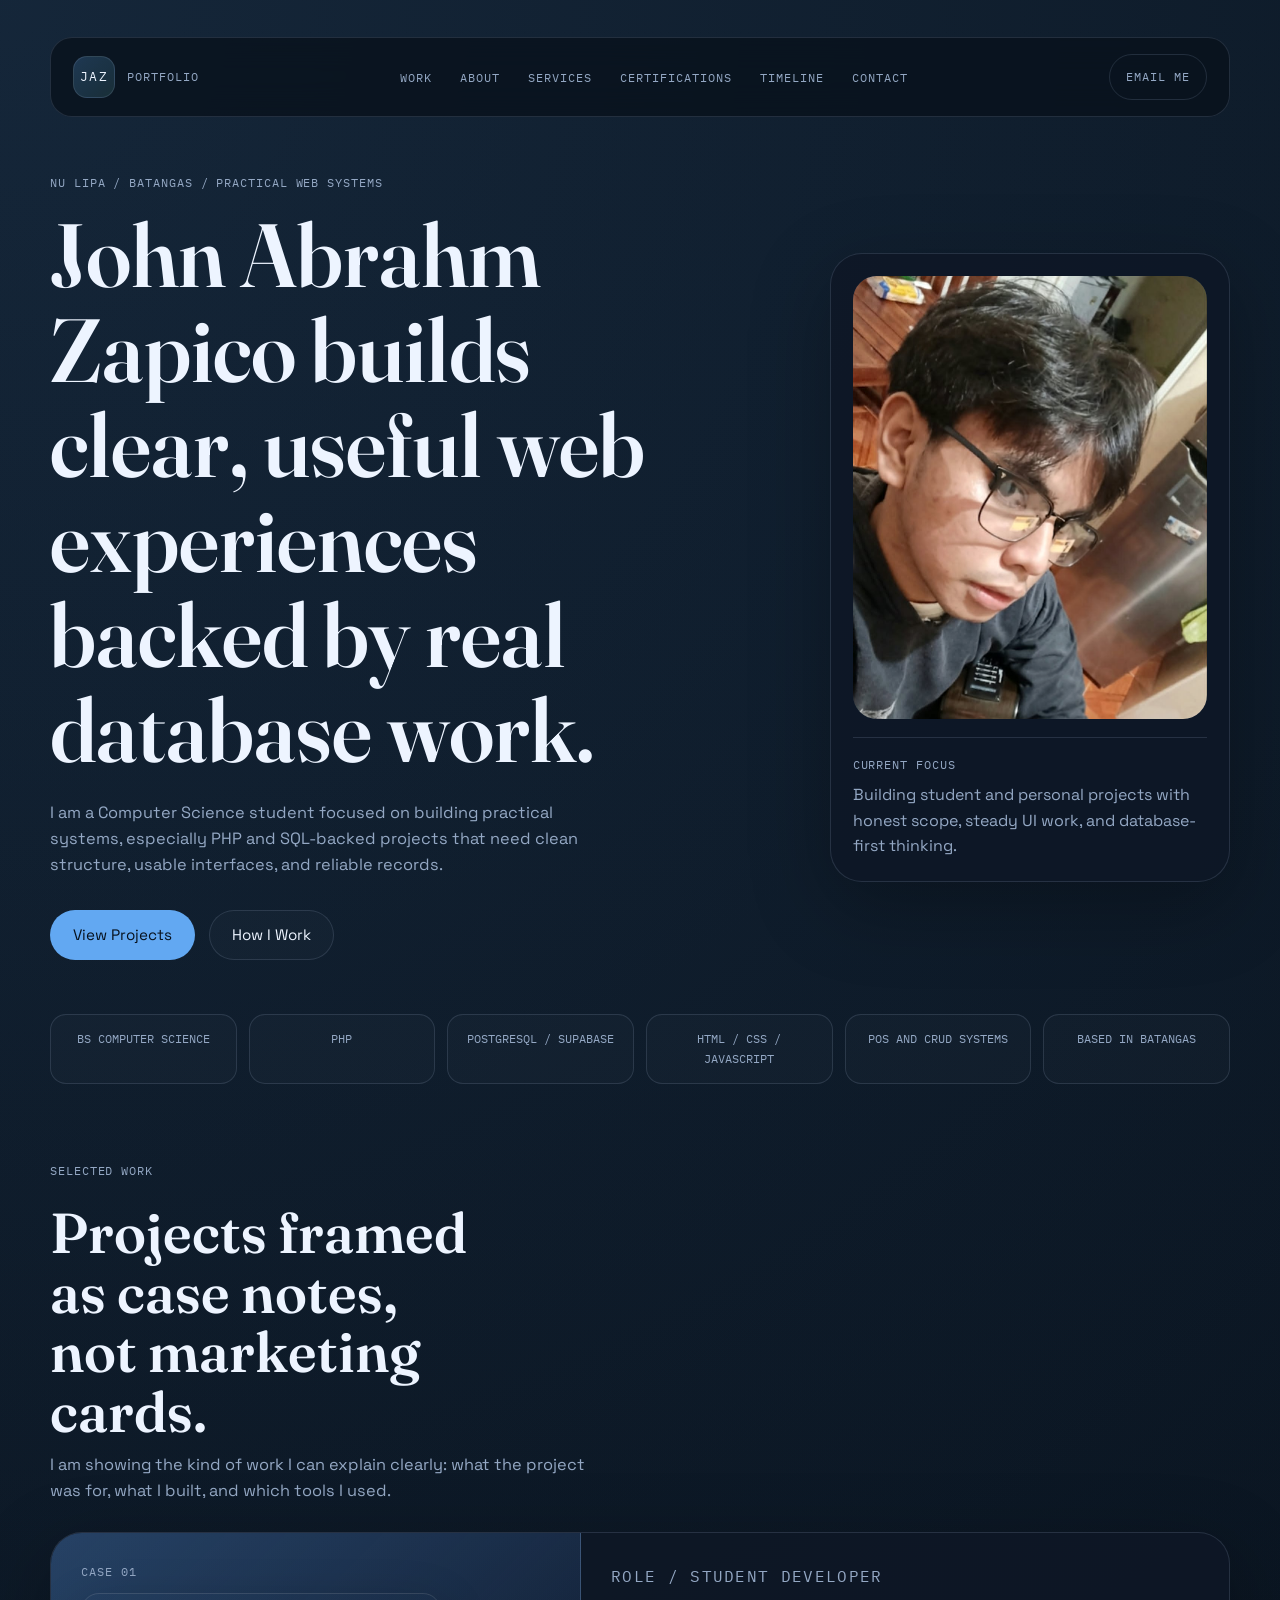
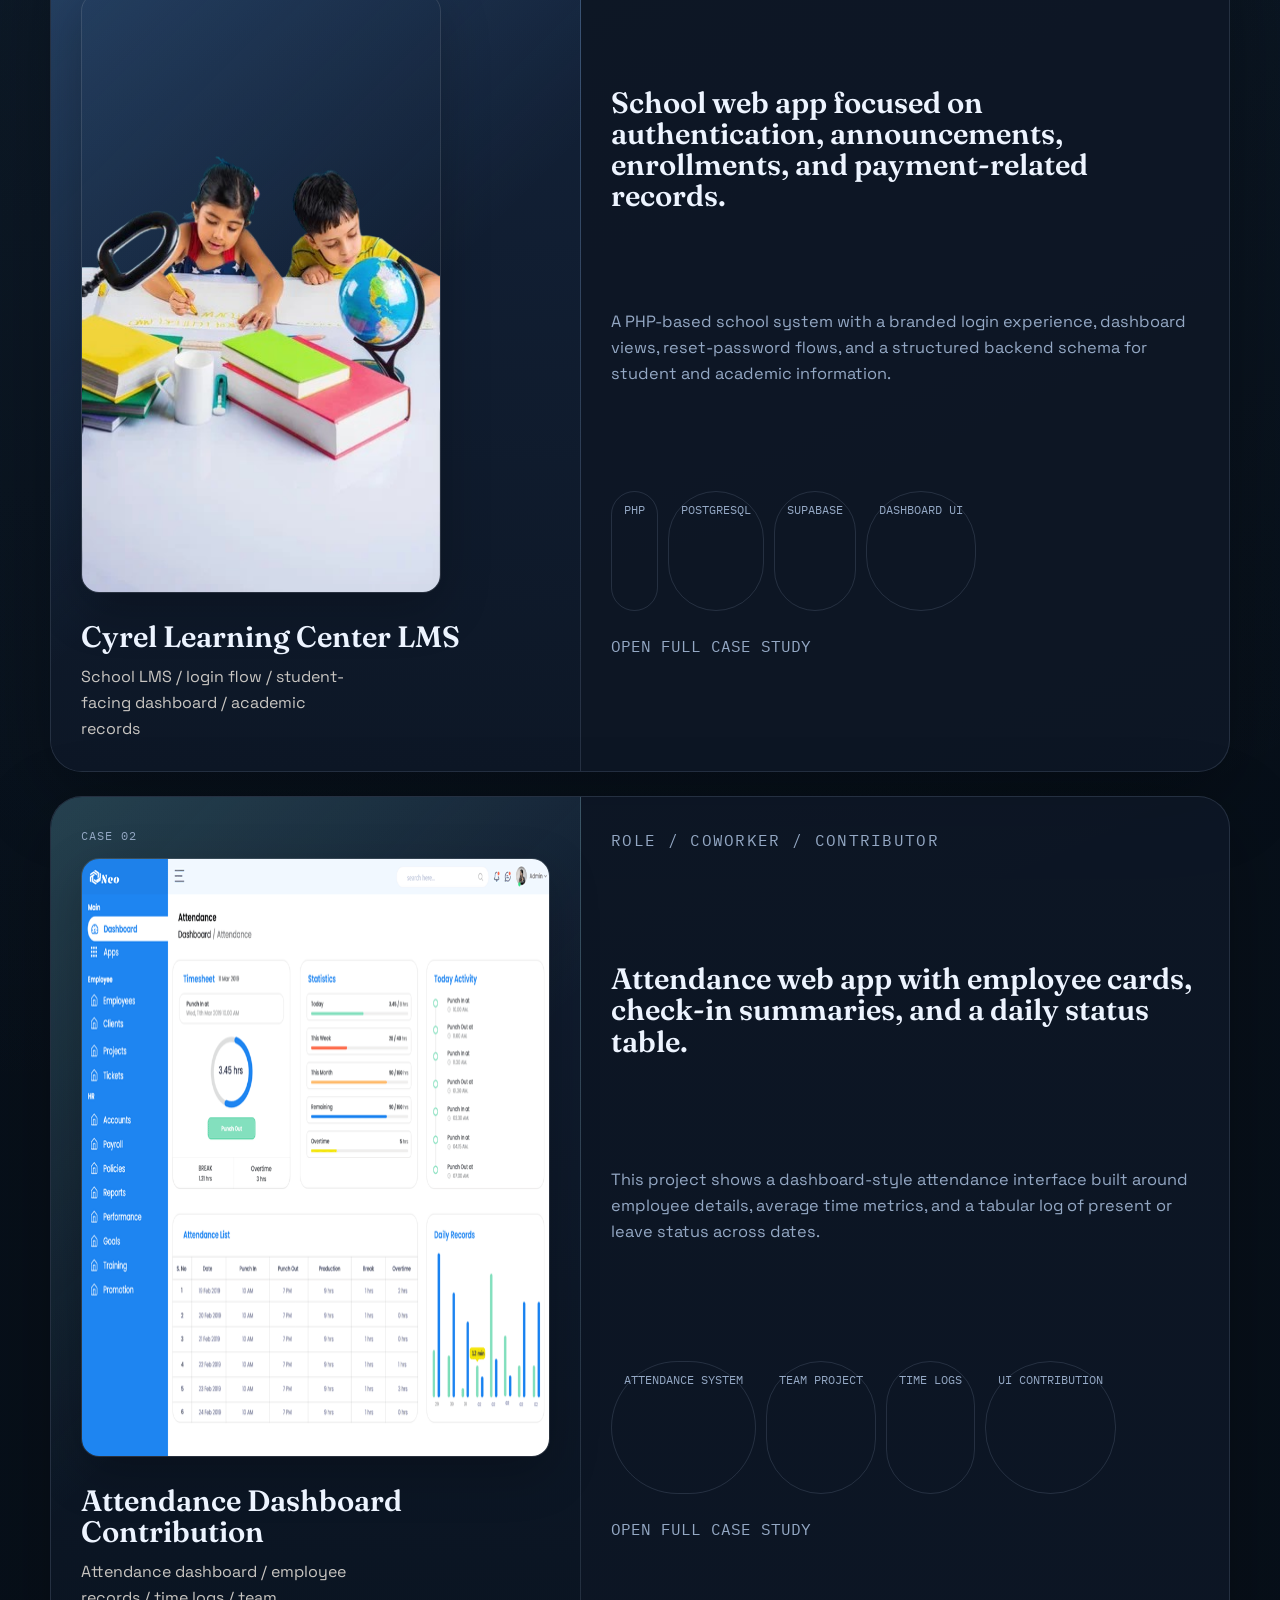
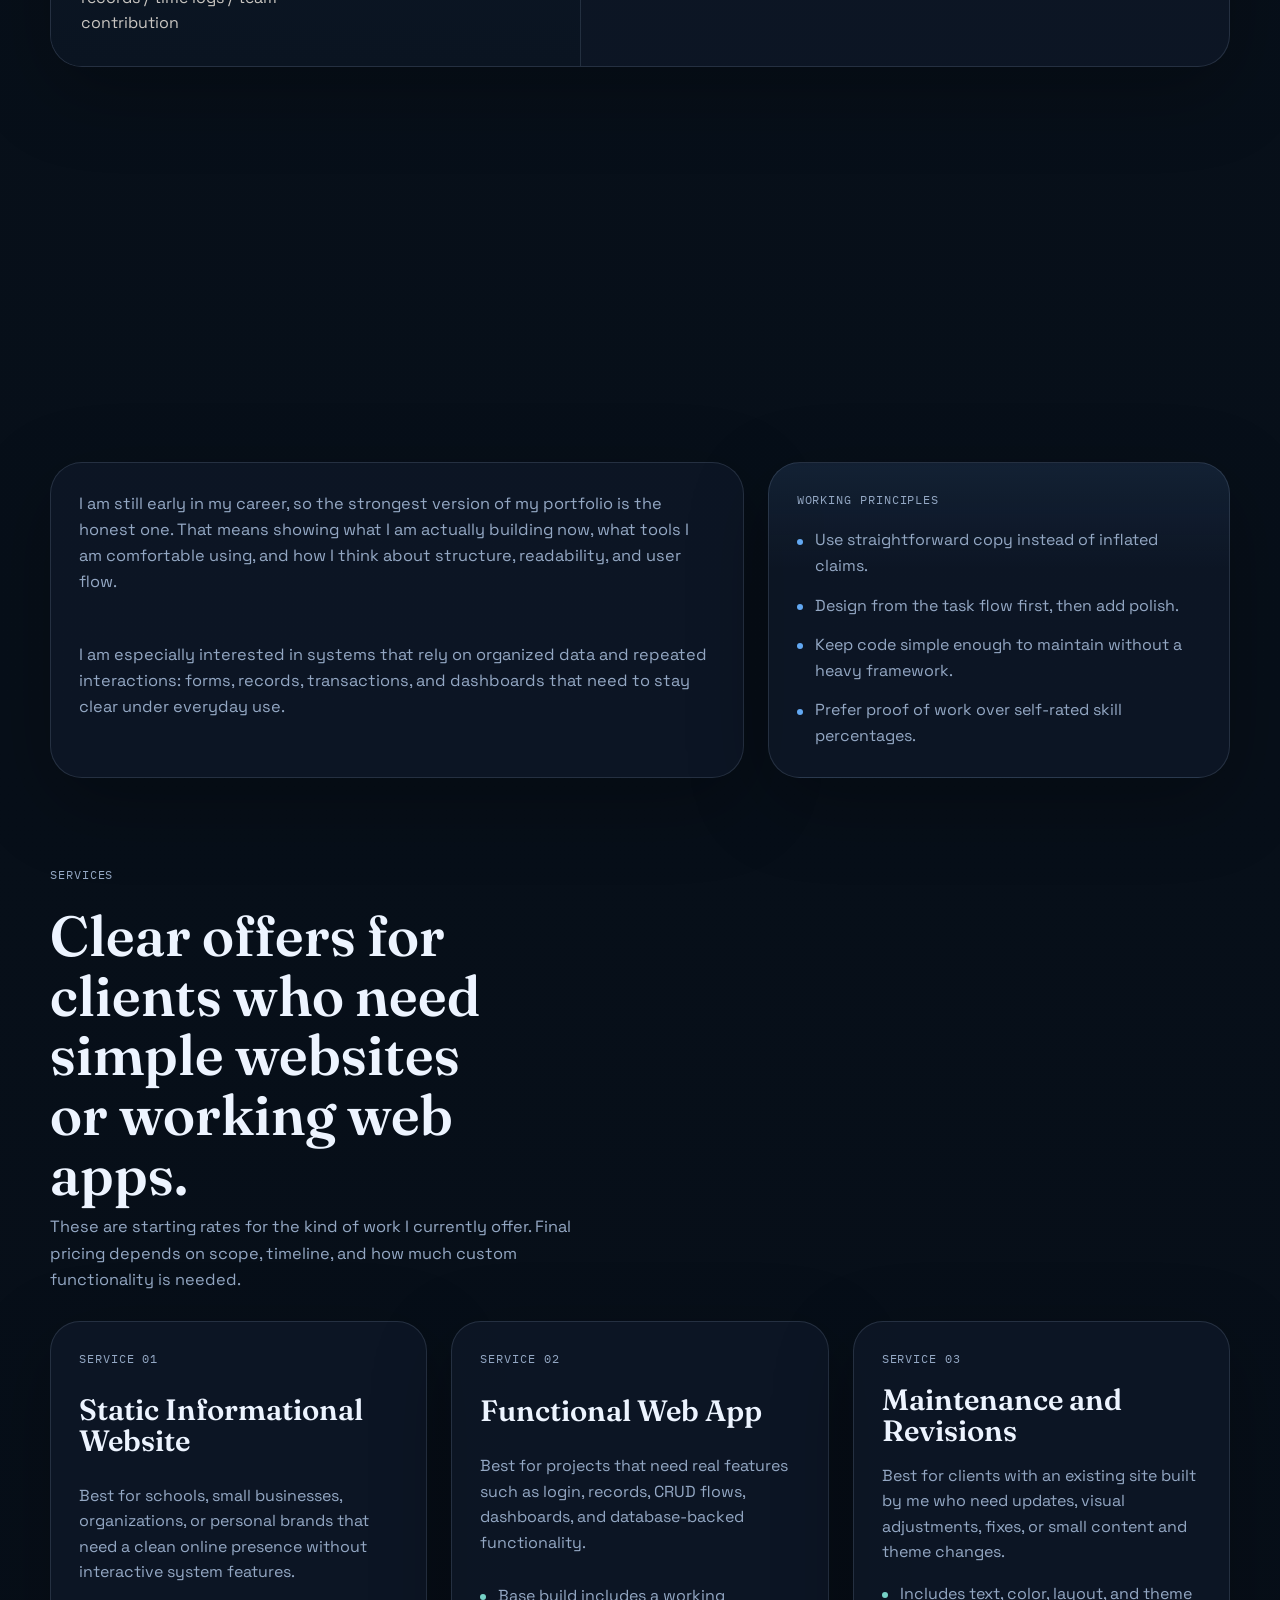
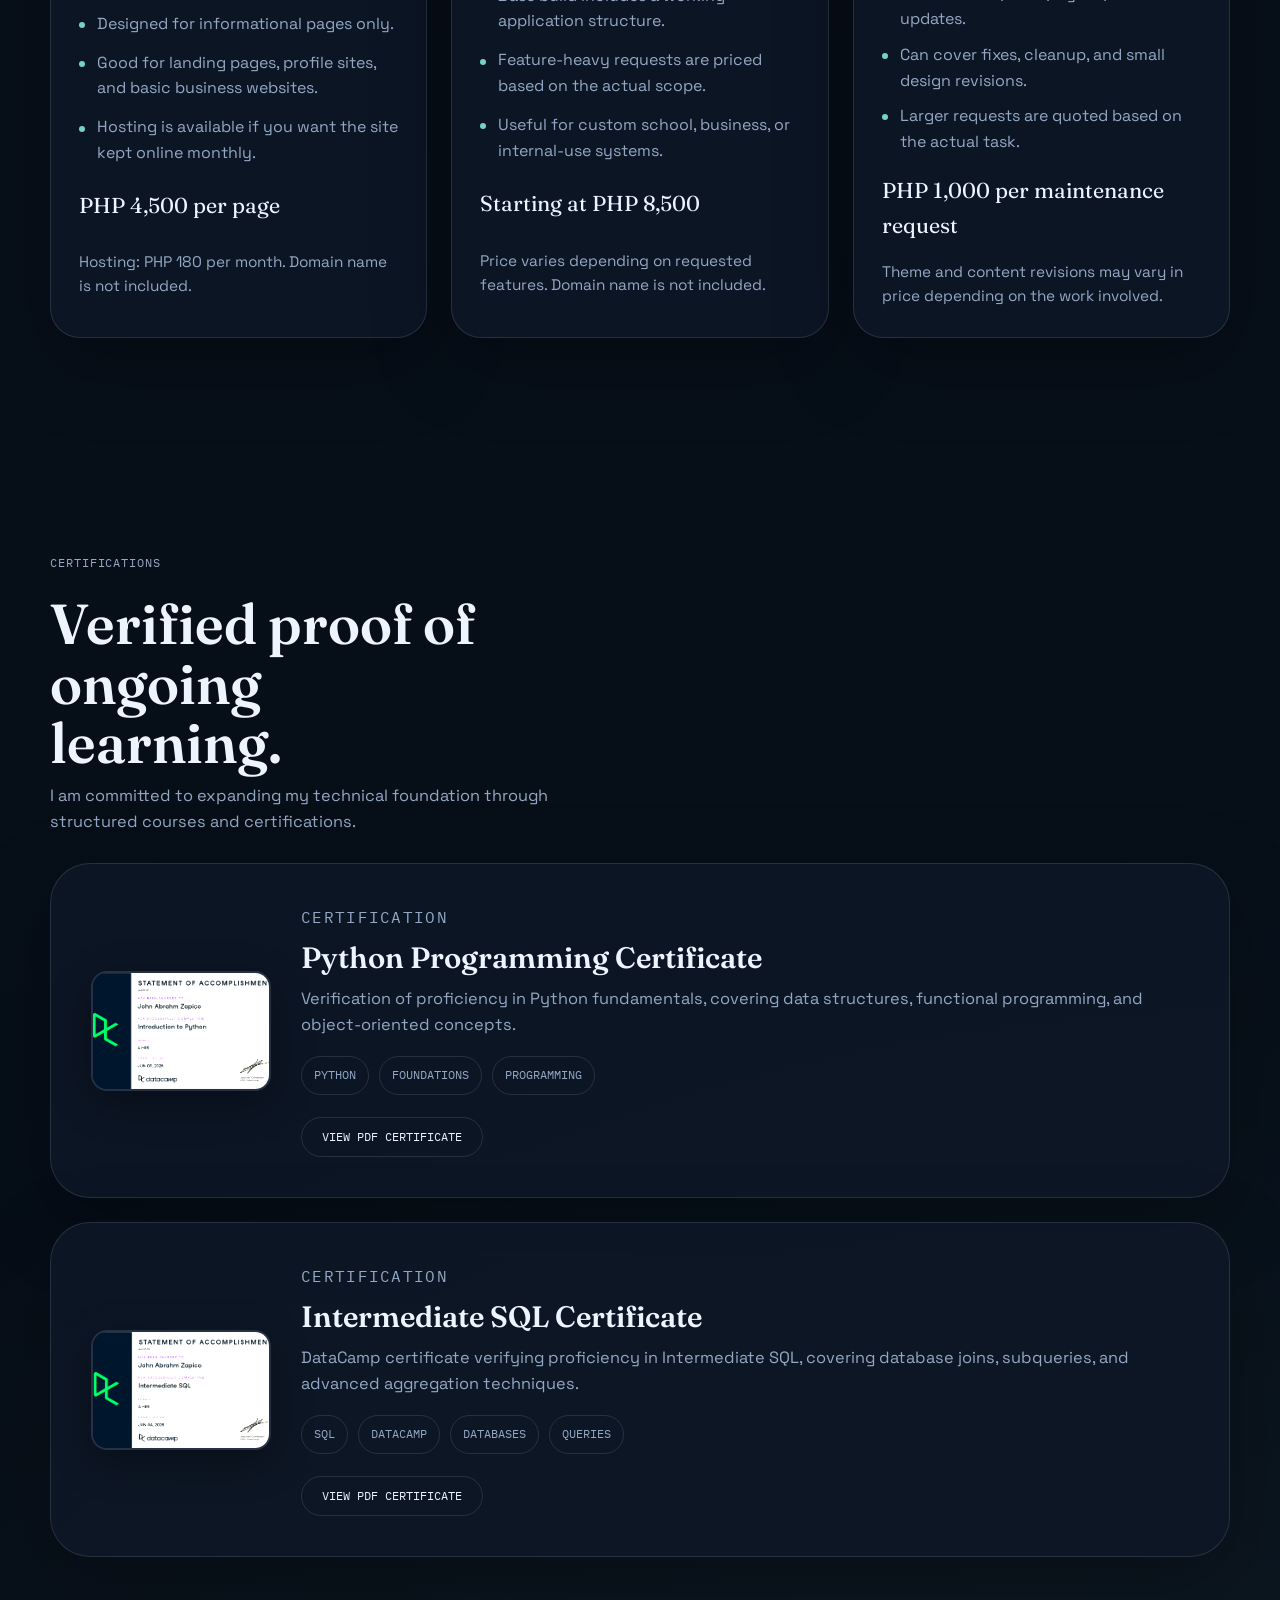
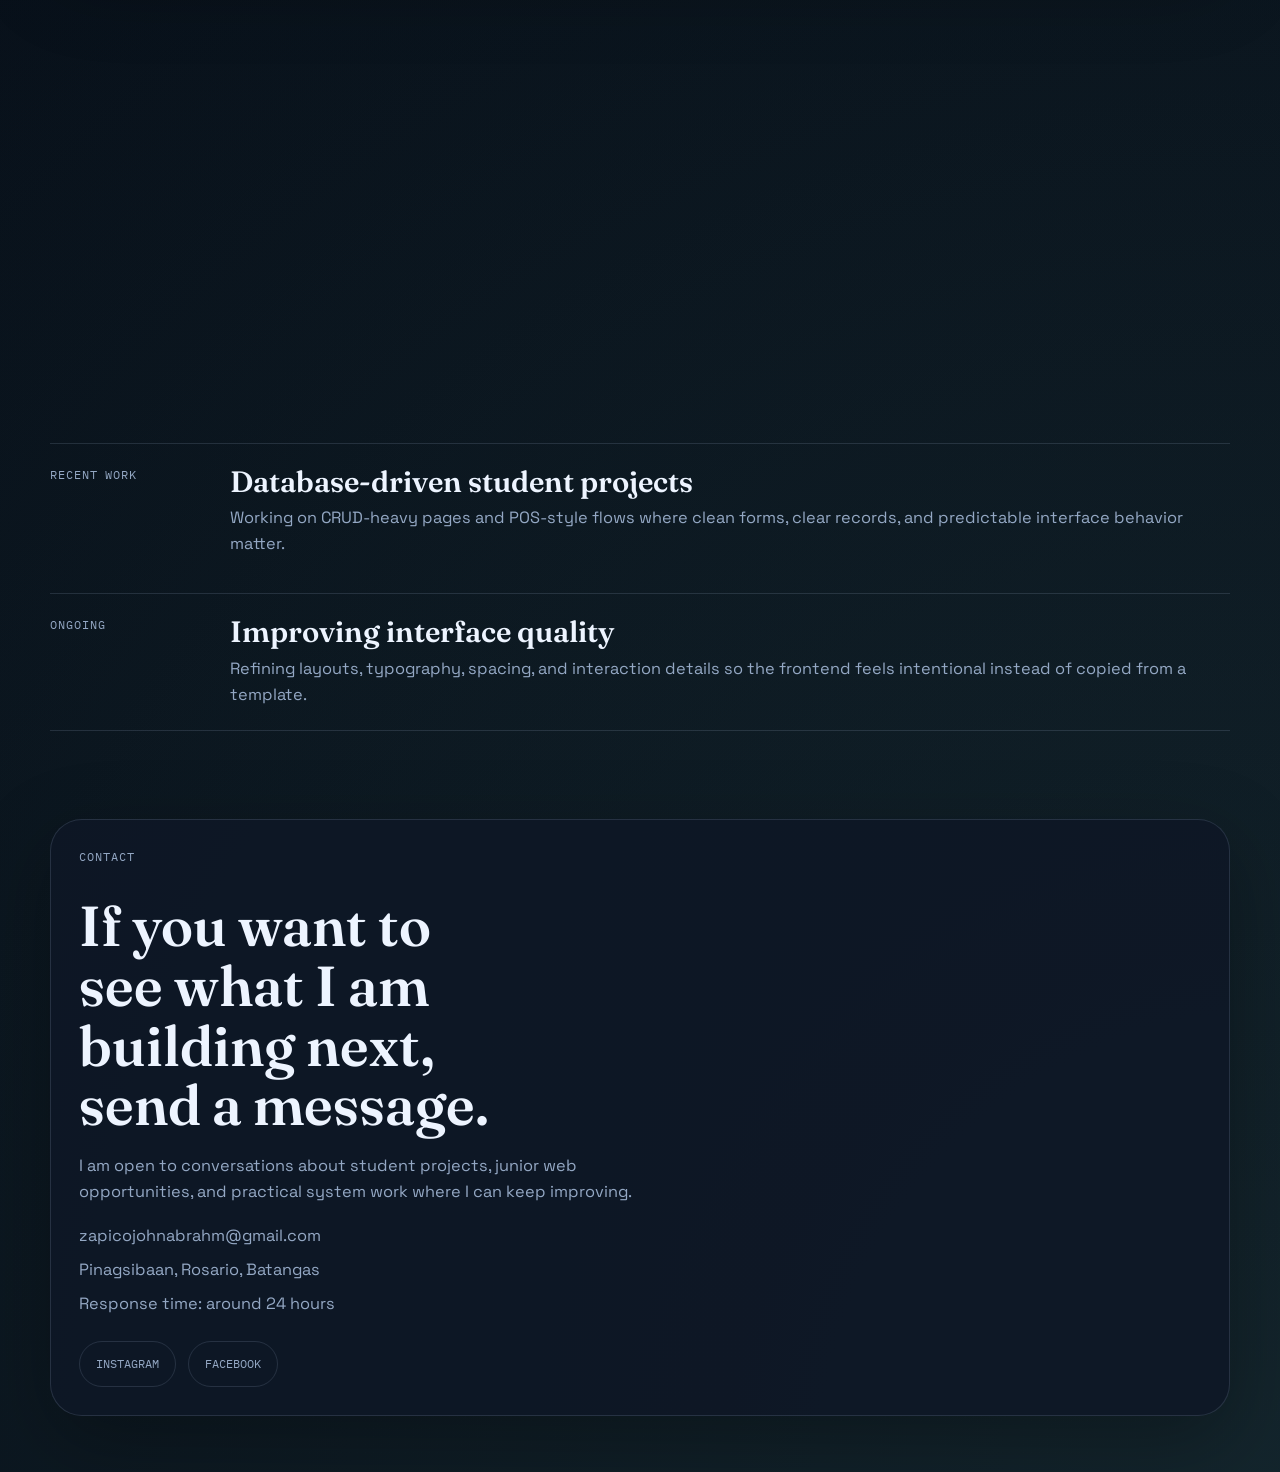
<file: index.html>
<!DOCTYPE html>
<html lang="en">
<head>
    <meta charset="UTF-8">
    <meta name="viewport" content="width=device-width, initial-scale=1.0">
    <title>John Abrahm Zapico | Portfolio</title>
    <meta name="description" content="Portfolio of John Abrahm Zapico, a Computer Science student at NU Lipa building practical web systems with PHP, SQL-backed apps, HTML, CSS, and JavaScript.">
    <meta name="keywords" content="John Abrahm Zapico, NU Lipa, portfolio, PHP, PostgreSQL, web app, Batangas">
    <meta name="author" content="John Abrahm Zapico">
    <meta property="og:title" content="John Abrahm Zapico | Portfolio">
    <meta property="og:description" content="Computer Science student building practical web systems and database-backed projects.">
    <meta property="og:type" content="website">
    <meta property="og:image" content="assets/mypic.jpeg">
    <link rel="preconnect" href="https://fonts.googleapis.com">
    <link rel="preconnect" href="https://fonts.gstatic.com" crossorigin>
    <link href="https://fonts.googleapis.com/css2?family=Fraunces:wght@500;600;700&family=IBM+Plex+Mono:wght@400;500&family=Space+Grotesk:wght@400;500;700&display=swap" rel="stylesheet">
    <link rel="stylesheet" href="style.css">
</head>
<body>
    <div class="site-shell">
        <nav class="site-nav">
            <a class="brand" href="#top" aria-label="Go to top">
                <span class="brand-mark">JAZ</span>
                <span class="brand-copy">Portfolio</span>
            </a>

            <ul class="nav-links">
                <li><a href="#work">Work</a></li>
                <li><a href="#about">About</a></li>
                <li><a href="#services">Services</a></li>
                <li><a href="#certifications">Certifications</a></li>
                <li><a href="#timeline">Timeline</a></li>
                <li><a href="#contact">Contact</a></li>
            </ul>

            <a href="#contact" class="nav-cta">Email Me</a>
        </nav>

        <main id="top">
            <section id="hero" class="hero-section">
                <div class="hero-copy fade-in">
                    <p class="eyebrow">NU LIPA / BATANGAS / PRACTICAL WEB SYSTEMS</p>
                    <h1>John Abrahm Zapico builds clear, useful web experiences backed by real database work.</h1>
                    <p class="hero-text">
                        I am a Computer Science student focused on building practical systems, especially PHP and
                        SQL-backed projects that need clean structure, usable interfaces, and reliable records.
                    </p>
                    <div class="hero-actions">
                        <a href="#work" class="btn btn-primary">View Projects</a>
                        <a href="#about" class="btn btn-secondary">How I Work</a>
                    </div>
                </div>

                <aside class="hero-card fade-in">
                    <div class="portrait-frame">
                        <img
                            src="assets/mypic.jpeg"
                            alt="Portrait of John Abrahm Zapico"
                            width="942"
                            height="1548"
                            fetchpriority="high"
                        >
                    </div>
                    <div class="hero-notes">
                        <p class="note-label">Current Focus</p>
                        <p>Building student and personal projects with honest scope, steady UI work, and database-first thinking.</p>
                    </div>
                </aside>
            </section>

            <section class="proof-strip fade-in" aria-label="Quick facts">
                <p>BS Computer Science</p>
                <p>PHP</p>
                <p>PostgreSQL / Supabase</p>
                <p>HTML / CSS / JavaScript</p>
                <p>POS and CRUD Systems</p>
                <p>Based in Batangas</p>
            </section>

            <section id="work" class="content-section">
                <div class="section-heading fade-in">
                    <p class="eyebrow">Selected Work</p>
                    <h2>Projects framed as case notes, not marketing cards.</h2>
                    <p class="section-intro">
                        I am showing the kind of work I can explain clearly: what the project was for, what I built,
                        and which tools I used.
                    </p>
                </div>

                <div class="case-list">
                    <a href="project-cyrel.html" class="case-study-link fade-in">
                        <article class="case-study">
                            <div class="case-visual case-visual-pos">
                                <p class="visual-label">Case 01</p>
                                <img
                                    src="assets/cyrel-lms-login.png"
                                    alt="Cyrel Learning Center LMS login screen"
                                    class="case-shot"
                                    width="400"
                                    height="600"
                                    loading="lazy"
                                >
                                <h3>Cyrel Learning Center LMS</h3>
                                <p>School LMS / login flow / student-facing dashboard / academic records</p>
                            </div>
                            <div class="case-details">
                                <p class="case-meta">ROLE / Student Developer</p>
                                <h3>School web app focused on authentication, announcements, enrollments, and payment-related records.</h3>
                                <p>
                                    A PHP-based school system with a branded login experience, dashboard views, reset-password flows,
                                    and a structured backend schema for student and academic information.
                                </p>
                                <div class="tag-row">
                                    <span>PHP</span>
                                    <span>PostgreSQL</span>
                                    <span>Supabase</span>
                                    <span>Dashboard UI</span>
                                </div>
                                <p class="case-cta">Open full case study</p>
                            </div>
                        </article>
                    </a>

                    <a href="project-attendance.html" class="case-study-link fade-in">
                        <article class="case-study">
                            <div class="case-visual case-visual-portfolio">
                                <p class="visual-label">Case 02</p>
                                <img
                                    src="assets/attendance-dashboard-main.png"
                                    alt="Attendance dashboard showing employee summary cards and attendance history"
                                    class="case-shot case-shot-wide"
                                    width="800"
                                    height="599"
                                    loading="lazy"
                                >
                                <h3>Attendance Dashboard Contribution</h3>
                                <p>Attendance dashboard / employee records / time logs / team contribution</p>
                            </div>
                            <div class="case-details">
                                <p class="case-meta">ROLE / Coworker / Contributor</p>
                                <h3>Attendance web app with employee cards, check-in summaries, and a daily status table.</h3>
                                <p>
                                    This project shows a dashboard-style attendance interface built around employee details,
                                    average time metrics, and a tabular log of present or leave status across dates.
                                </p>
                                <div class="tag-row">
                                    <span>Attendance System</span>
                                    <span>Team Project</span>
                                    <span>Time Logs</span>
                                    <span>UI Contribution</span>
                                </div>
                                <p class="case-cta">Open full case study</p>
                            </div>
                        </article>
                    </a>
                </div>
            </section>

            <section id="about" class="content-section split-section">
                <div class="section-heading fade-in">
                    <p class="eyebrow">About</p>
                    <h2>I want the work to feel useful before it tries to feel impressive.</h2>
                </div>

                <div class="split-grid">
                    <div class="statement-card fade-in">
                        <p>
                            I am still early in my career, so the strongest version of my portfolio is the honest one.
                            That means showing what I am actually building now, what tools I am comfortable using, and
                            how I think about structure, readability, and user flow.
                        </p>
                        <p>
                            I am especially interested in systems that rely on organized data and repeated interactions:
                            forms, records, transactions, and dashboards that need to stay clear under everyday use.
                        </p>
                    </div>

                    <div class="principles-card fade-in">
                        <p class="note-label">Working Principles</p>
                        <ul class="principle-list">
                            <li>Use straightforward copy instead of inflated claims.</li>
                            <li>Design from the task flow first, then add polish.</li>
                            <li>Keep code simple enough to maintain without a heavy framework.</li>
                            <li>Prefer proof of work over self-rated skill percentages.</li>
                        </ul>
                    </div>
                </div>
            </section>

            <section id="services" class="content-section">
                <div class="section-heading fade-in">
                    <p class="eyebrow">Services</p>
                    <h2>Clear offers for clients who need simple websites or working web apps.</h2>
                    <p class="section-intro">
                        These are starting rates for the kind of work I currently offer. Final pricing depends on scope,
                        timeline, and how much custom functionality is needed.
                    </p>
                </div>

                <div class="services-grid">
                    <article class="service-card fade-in">
                        <p class="case-meta">Service 01</p>
                        <h3>Static Informational Website</h3>
                        <p>
                            Best for schools, small businesses, organizations, or personal brands that need a clean online
                            presence without interactive system features.
                        </p>
                        <ul class="service-list">
                            <li>Designed for informational pages only.</li>
                            <li>Good for landing pages, profile sites, and basic business websites.</li>
                            <li>Hosting is available if you want the site kept online monthly.</li>
                        </ul>
                        <div class="service-price">PHP 4,500 per page</div>
                        <p class="service-note">Hosting: PHP 180 per month. Domain name is not included.</p>
                    </article>

                    <article class="service-card fade-in">
                        <p class="case-meta">Service 02</p>
                        <h3>Functional Web App</h3>
                        <p>
                            Best for projects that need real features such as login, records, CRUD flows, dashboards,
                            and database-backed functionality.
                        </p>
                        <ul class="service-list">
                            <li>Base build includes a working application structure.</li>
                            <li>Feature-heavy requests are priced based on the actual scope.</li>
                            <li>Useful for custom school, business, or internal-use systems.</li>
                        </ul>
                        <div class="service-price">Starting at PHP 8,500</div>
                        <p class="service-note">Price varies depending on requested features. Domain name is not included.</p>
                    </article>

                    <article class="service-card fade-in">
                        <p class="case-meta">Service 03</p>
                        <h3>Maintenance and Revisions</h3>
                        <p>
                            Best for clients with an existing site built by me who need updates, visual adjustments,
                            fixes, or small content and theme changes.
                        </p>
                        <ul class="service-list">
                            <li>Includes text, color, layout, and theme updates.</li>
                            <li>Can cover fixes, cleanup, and small design revisions.</li>
                            <li>Larger requests are quoted based on the actual task.</li>
                        </ul>
                        <div class="service-price">PHP 1,000 per maintenance request</div>
                        <p class="service-note">Theme and content revisions may vary in price depending on the work involved.</p>
                    </article>
                </div>

                <div class="services-footer fade-in">
                    <p class="note-label">Pricing Note</p>
                    <p>Prices are negotiable as long as the request is reasonable and the scope is clear.</p>
                </div>
            </section>

            <section id="certifications" class="content-section">
                <div class="section-heading fade-in">
                    <p class="eyebrow">Certifications</p>
                    <h2>Verified proof of ongoing learning.</h2>
                    <p class="section-intro">
                        I am committed to expanding my technical foundation through structured courses and certifications.
                    </p>
                </div>

                <div class="case-list">
                    <article class="case-study fade-in" style="display: flex; align-items: center; flex-wrap: wrap; gap: 30px; padding: 40px; border-radius: 40px;">
                        <div class="badge-visual" style="flex-shrink: 0; width: 180px; height: 120px; border-radius: 16px; overflow: hidden; border: 2px solid var(--line); box-shadow: 0 12px 40px rgba(0, 0, 0, 0.3); background: var(--bg-soft);">
                            <img
                                src="assets/python-certificate.png"
                                alt="Python Programming Certificate"
                                style="width: 100%; height: 100%; object-fit: cover; filter: contrast(1.05) brightness(1.1);"
                                loading="lazy"
                            >
                        </div>
                        <div class="case-details" style="flex: 1; padding: 0; border: none; background: transparent; box-shadow: none; display: grid; gap: 12px;">
                            <p class="case-meta">Certification</p>
                            <h3>Python Programming Certificate</h3>
                            <p>
                                Verification of proficiency in Python fundamentals, covering data structures, 
                                functional programming, and object-oriented concepts.
                            </p>
                            <div class="tag-row">
                                <span>Python</span>
                                <span>Foundations</span>
                                <span>Programming</span>
                            </div>
                            <div style="margin-top: 10px;">
                                <a href="assets/python-certificate.pdf" target="_blank" class="case-cta" style="display: inline-block; border: 1px solid var(--line); padding: 10px 20px; border-radius: 999px; font-size: 0.72rem;">View PDF Certificate</a>
                            </div>
                        </div>
                    </article>

                    <article class="case-study fade-in" style="display: flex; align-items: center; flex-wrap: wrap; gap: 30px; padding: 40px; border-radius: 40px;">
                        <div class="badge-visual" style="flex-shrink: 0; width: 180px; height: 120px; border-radius: 16px; overflow: hidden; border: 2px solid var(--line); box-shadow: 0 12px 40px rgba(0, 0, 0, 0.3); background: var(--bg-soft);">
                            <img
                                src="assets/intermediate-sql.png"
                                alt="Intermediate SQL Certificate"
                                style="width: 100%; height: 100%; object-fit: cover; filter: contrast(1.05) brightness(1.1);"
                                loading="lazy"
                            >
                        </div>
                        <div class="case-details" style="flex: 1; padding: 0; border: none; background: transparent; box-shadow: none; display: grid; gap: 12px;">
                            <p class="case-meta">Certification</p>
                            <h3>Intermediate SQL Certificate</h3>
                            <p>
                                DataCamp certificate verifying proficiency in Intermediate SQL, covering database joins, subqueries, and advanced aggregation techniques.
                            </p>
                            <div class="tag-row">
                                <span>SQL</span>
                                <span>DataCamp</span>
                                <span>Databases</span>
                                <span>Queries</span>
                            </div>
                            <div style="margin-top: 10px;">
                                <a href="assets/intermediate-sql.pdf" target="_blank" class="case-cta" style="display: inline-block; border: 1px solid var(--line); padding: 10px 20px; border-radius: 999px; font-size: 0.72rem;">View PDF Certificate</a>
                            </div>
                        </div>
                    </article>
                </div>
            </section>

            <section id="timeline" class="content-section">
                <div class="section-heading fade-in">
                    <p class="eyebrow">Timeline</p>
                    <h2>A short view of where the work is coming from.</h2>
                </div>

                <div class="timeline-list">
                    <article class="timeline-item fade-in">
                        <p class="timeline-year">Present</p>
                        <div>
                            <h3>BS Computer Science at NU Lipa</h3>
                            <p>Studying core computing concepts while building coursework and personal projects that improve my frontend and database skills.</p>
                        </div>
                    </article>

                    <article class="timeline-item fade-in">
                        <p class="timeline-year">Recent Work</p>
                        <div>
                            <h3>Database-driven student projects</h3>
                            <p>Working on CRUD-heavy pages and POS-style flows where clean forms, clear records, and predictable interface behavior matter.</p>
                        </div>
                    </article>

                    <article class="timeline-item fade-in">
                        <p class="timeline-year">Ongoing</p>
                        <div>
                            <h3>Improving interface quality</h3>
                            <p>Refining layouts, typography, spacing, and interaction details so the frontend feels intentional instead of copied from a template.</p>
                        </div>
                    </article>
                </div>
            </section>

            <section id="contact" class="content-section contact-section">
                <div class="contact-panel fade-in">
                    <p class="eyebrow">Contact</p>
                    <h2>If you want to see what I am building next, send a message.</h2>
                    <p class="section-intro">
                        I am open to conversations about student projects, junior web opportunities, and practical system work where I can keep improving.
                    </p>

                    <div class="contact-list">
                        <a href="mailto:zapicojohnabrahm@gmail.com">zapicojohnabrahm@gmail.com</a>
                        <p>Pinagsibaan, Rosario, Batangas</p>
                        <p>Response time: around 24 hours</p>
                    </div>

                    <div class="contact-links">
                        <a href="https://www.instagram.com/jnabzp/" target="_blank" rel="noopener noreferrer">Instagram</a>
                        <a href="https://www.facebook.com/johnabrahm.zapico.9" target="_blank" rel="noopener noreferrer">Facebook</a>
                    </div>
                </div>
            </section>
        </main>
    </div>

    <script src="script.js"></script>
</body>
</html>
</file>
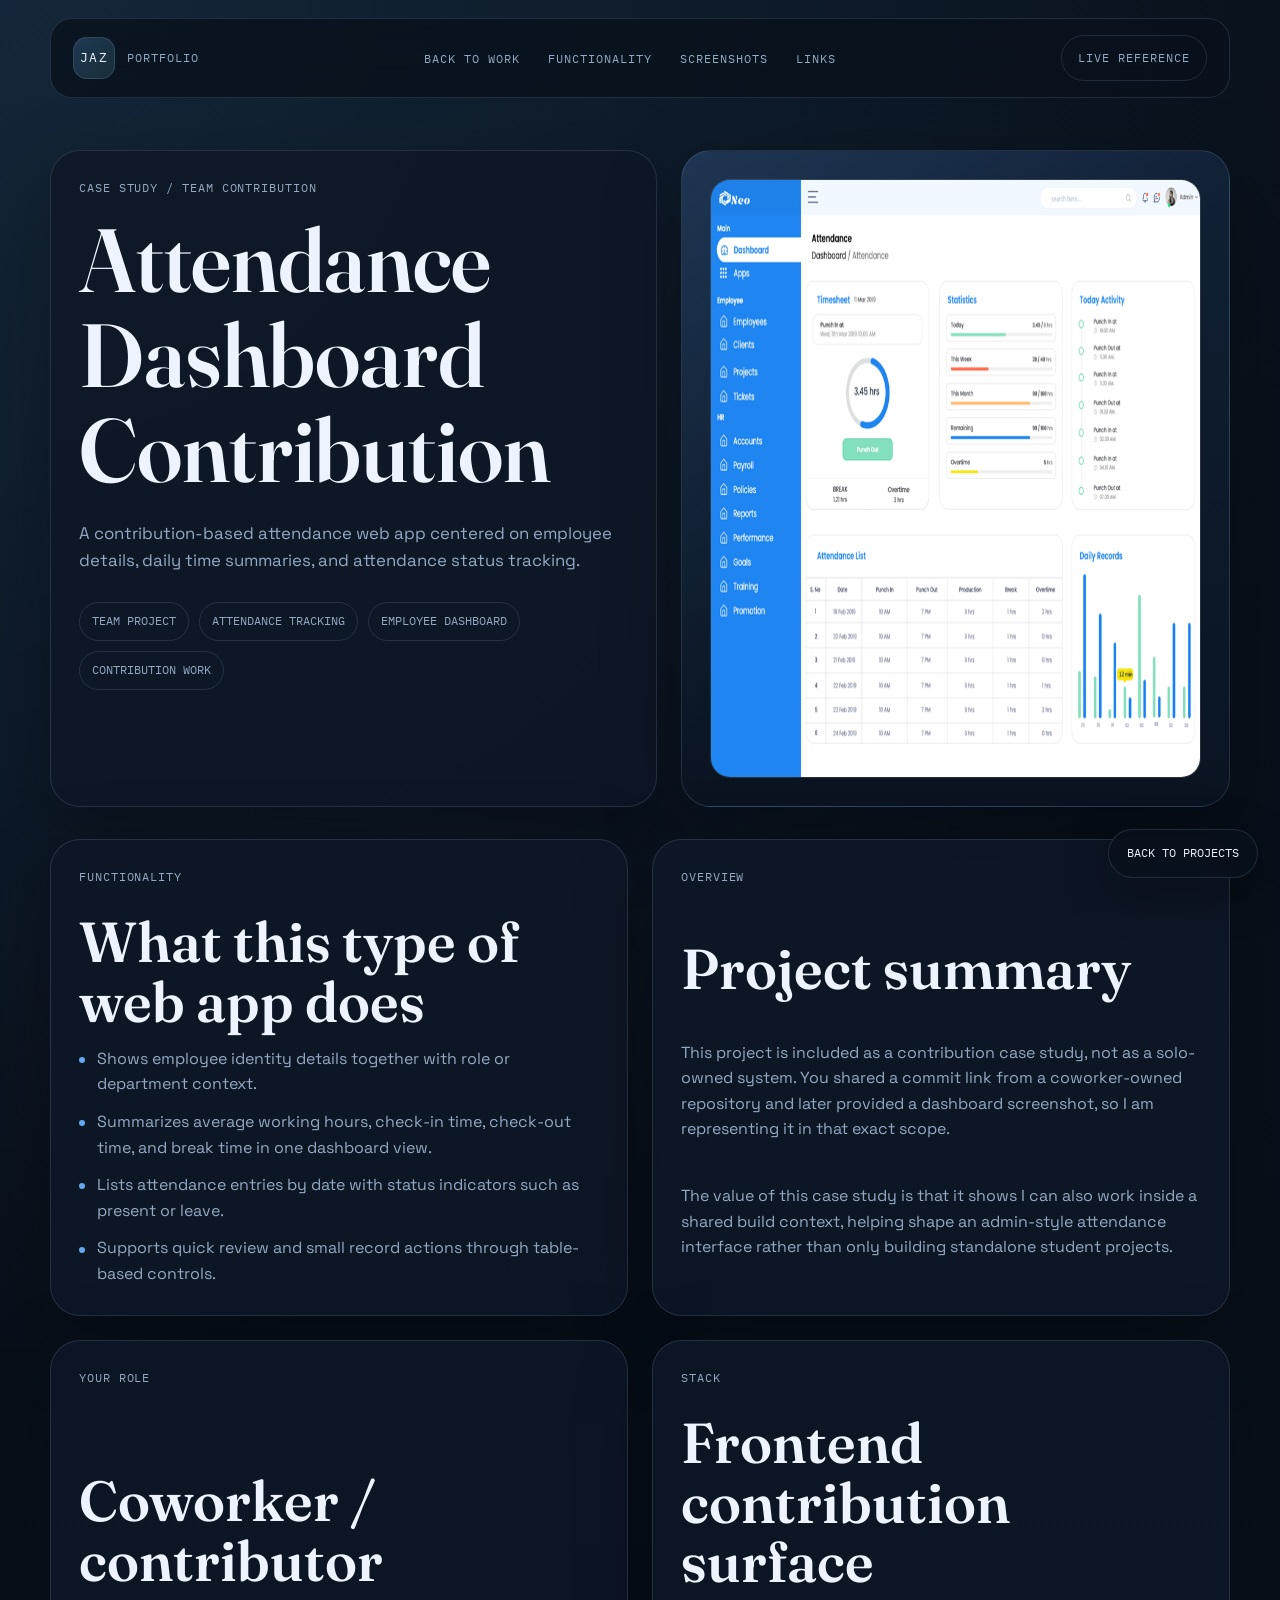
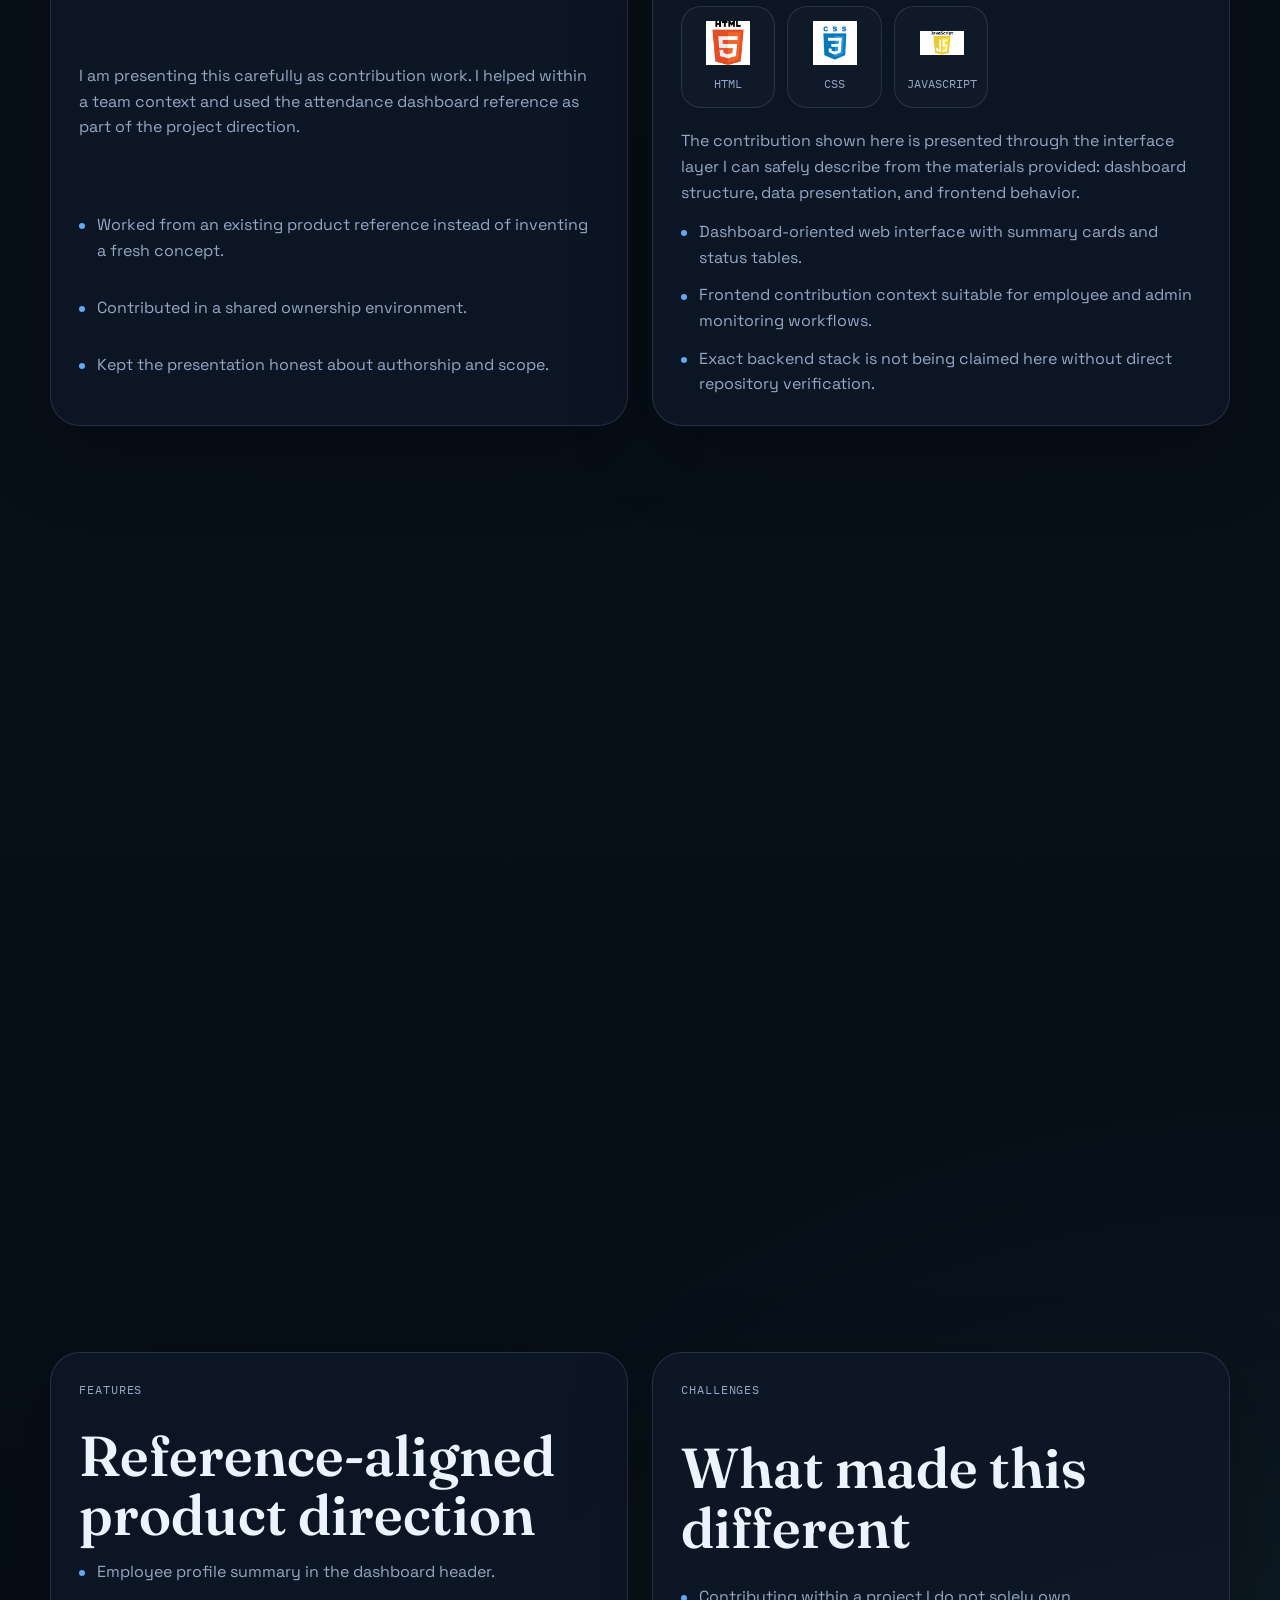
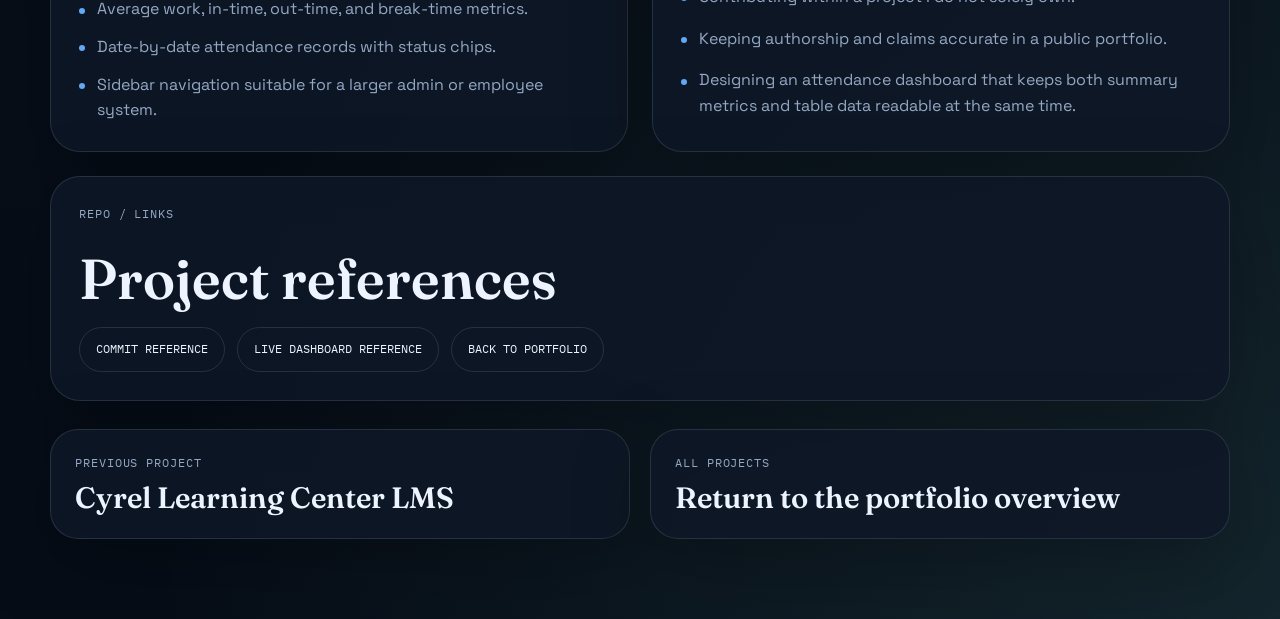
<file: project-attendance.html>
<!DOCTYPE html>
<html lang="en">
<head>
    <meta charset="UTF-8">
    <meta name="viewport" content="width=device-width, initial-scale=1.0">
    <title>Attendance Dashboard Contribution | John Abrahm Zapico</title>
    <meta name="description" content="Case study for an attendance dashboard contribution project based on a shared team build and a live centralized attendance dashboard reference.">
    <meta name="author" content="John Abrahm Zapico">
    <link rel="preconnect" href="https://fonts.googleapis.com">
    <link rel="preconnect" href="https://fonts.gstatic.com" crossorigin>
    <link href="https://fonts.googleapis.com/css2?family=Fraunces:wght@500;600;700&family=IBM+Plex+Mono:wght@400;500&family=Space+Grotesk:wght@400;500;700&display=swap" rel="stylesheet">
    <link rel="stylesheet" href="style.css">
</head>
<body class="project-page">
    <a href="index.html#work" class="floating-back">Back to Projects</a>
    <div class="site-shell">
        <nav class="site-nav">
            <a class="brand" href="index.html#top" aria-label="Back to portfolio home">
                <span class="brand-mark">JAZ</span>
                <span class="brand-copy">Portfolio</span>
            </a>

            <ul class="nav-links">
                <li><a href="index.html#work">Back to Work</a></li>
                <li><a href="#functionality">Functionality</a></li>
                <li><a href="#screens">Screenshots</a></li>
                <li><a href="#links">Links</a></li>
            </ul>

            <a href="https://tipsoi.pro/live-centralized-attendance-dashboard/" class="nav-cta" target="_blank" rel="noopener noreferrer">Live Reference</a>
        </nav>

        <main id="top" class="project-main">
            <section class="project-hero fade-in">
                <div class="project-hero-copy">
                    <p class="eyebrow">Case Study / Team Contribution</p>
                    <h1>Attendance Dashboard Contribution</h1>
                    <p class="project-lead">
                        A contribution-based attendance web app centered on employee details, daily time summaries, and attendance status tracking.
                    </p>
                    <div class="tag-row">
                        <span>Team Project</span>
                        <span>Attendance Tracking</span>
                        <span>Employee Dashboard</span>
                        <span>Contribution Work</span>
                    </div>
                </div>

                <div class="project-hero-media project-hero-reference">
                    <img
                        src="assets/attendance-dashboard-main.png"
                        alt="Attendance dashboard with employee summary, time metrics, and status table"
                        class="project-hero-shot"
                        width="800"
                        height="599"
                    >
                </div>
            </section>

            <section class="project-grid">
                <article class="project-card fade-in" id="functionality">
                    <p class="eyebrow">Functionality</p>
                    <h2>What this type of web app does</h2>
                    <ul class="project-list">
                        <li>Shows employee identity details together with role or department context.</li>
                        <li>Summarizes average working hours, check-in time, check-out time, and break time in one dashboard view.</li>
                        <li>Lists attendance entries by date with status indicators such as present or leave.</li>
                        <li>Supports quick review and small record actions through table-based controls.</li>
                    </ul>
                </article>

                <article class="project-card fade-in">
                    <p class="eyebrow">Overview</p>
                    <h2>Project summary</h2>
                    <p>
                        This project is included as a contribution case study, not as a solo-owned system. You shared a commit link
                        from a coworker-owned repository and later provided a dashboard screenshot, so I am representing it in that exact scope.
                    </p>
                    <p>
                        The value of this case study is that it shows I can also work inside a shared build context, helping shape
                        an admin-style attendance interface rather than only building standalone student projects.
                    </p>
                </article>

                <article class="project-card fade-in">
                    <p class="eyebrow">Your Role</p>
                    <h2>Coworker / contributor</h2>
                    <p>
                        I am presenting this carefully as contribution work. I helped within a team context and used the attendance
                        dashboard reference as part of the project direction.
                    </p>
                    <ul class="project-list">
                        <li>Worked from an existing product reference instead of inventing a fresh concept.</li>
                        <li>Contributed in a shared ownership environment.</li>
                        <li>Kept the presentation honest about authorship and scope.</li>
                    </ul>
                </article>

                <article class="project-card fade-in">
                    <p class="eyebrow">Stack</p>
                    <h2>Frontend contribution surface</h2>
                    <div class="stack-logo-row" aria-label="Attendance dashboard contribution stack">
                        <figure class="stack-logo-card">
                            <img src="assets/html.png" alt="HTML logo" width="148" height="148" class="stack-logo">
                            <figcaption>HTML</figcaption>
                        </figure>
                        <figure class="stack-logo-card">
                            <img src="assets/css.jpg" alt="CSS logo" width="350" height="350" class="stack-logo">
                            <figcaption>CSS</figcaption>
                        </figure>
                        <figure class="stack-logo-card">
                            <img src="assets/js.png" alt="JavaScript logo" width="300" height="168" class="stack-logo">
                            <figcaption>JavaScript</figcaption>
                        </figure>
                    </div>
                    <p>
                        The contribution shown here is presented through the interface layer I can safely describe from the materials provided:
                        dashboard structure, data presentation, and frontend behavior.
                    </p>
                    <ul class="project-list">
                        <li>Dashboard-oriented web interface with summary cards and status tables.</li>
                        <li>Frontend contribution context suitable for employee and admin monitoring workflows.</li>
                        <li>Exact backend stack is not being claimed here without direct repository verification.</li>
                    </ul>
                </article>

                <article class="project-card project-card-wide fade-in" id="screens">
                    <p class="eyebrow">Screenshots</p>
                    <h2>Provided dashboard view</h2>
                    <div class="project-gallery" data-gallery>
                        <div class="gallery-stage">
                            <button class="gallery-arrow" type="button" data-gallery-prev aria-label="Previous slide">Prev</button>
                            <div class="gallery-track">
                                <figure class="gallery-slide is-active">
                                    <img
                                        src="assets/attendance-dashboard-main.png"
                                        alt="Attendance dashboard overview with employee profile and attendance log"
                                        class="project-screenshot"
                                        width="800"
                                        height="599"
                                        loading="lazy"
                                    >
                                    <figcaption>The main dashboard view combines employee information, average time cards, and a detailed attendance table.</figcaption>
                                </figure>

                                <figure class="gallery-slide">
                                    <img
                                        src="assets/attendance-system-overview.webp"
                                        alt="Attendance management system overview"
                                        class="project-screenshot"
                                        width="1024"
                                        height="768"
                                        loading="lazy"
                                    >
                                    <figcaption>A secondary attendance-system view that supports the broader product context behind the dashboard.</figcaption>
                                </figure>
                            </div>
                            <button class="gallery-arrow" type="button" data-gallery-next aria-label="Next slide">Next</button>
                        </div>
                        <div class="gallery-dots" aria-label="Gallery navigation">
                            <button class="gallery-dot is-active" type="button" data-gallery-dot="0" aria-label="View slide 1"></button>
                            <button class="gallery-dot" type="button" data-gallery-dot="1" aria-label="View slide 2"></button>
                        </div>
                    </div>
                    <div class="screenshot-grid">
                        <div class="note-card">
                            <p class="note-label">Presentation Note</p>
                            <p>
                                I used the real attendance images you provided so this project now shows visual proof instead of relying only on descriptive reference text.
                            </p>
                        </div>

                        <div class="note-card">
                            <p class="note-label">Gallery Direction</p>
                            <p>
                                You can expand this case study later by adding more attendance screens such as employee detail views, reports, or admin summaries.
                            </p>
                        </div>
                    </div>
                </article>

                <article class="project-card fade-in">
                    <p class="eyebrow">Features</p>
                    <h2>Reference-aligned product direction</h2>
                    <ul class="project-list">
                        <li>Employee profile summary in the dashboard header.</li>
                        <li>Average work, in-time, out-time, and break-time metrics.</li>
                        <li>Date-by-date attendance records with status chips.</li>
                        <li>Sidebar navigation suitable for a larger admin or employee system.</li>
                    </ul>
                </article>

                <article class="project-card fade-in">
                    <p class="eyebrow">Challenges</p>
                    <h2>What made this different</h2>
                    <ul class="project-list">
                        <li>Contributing within a project I do not solely own.</li>
                        <li>Keeping authorship and claims accurate in a public portfolio.</li>
                        <li>Designing an attendance dashboard that keeps both summary metrics and table data readable at the same time.</li>
                    </ul>
                </article>

                <article class="project-card project-card-wide fade-in" id="links">
                    <p class="eyebrow">Repo / Links</p>
                    <h2>Project references</h2>
                    <div class="project-links">
                        <a href="https://github.com/alfonsoVsebolino/attendly_iot/commit/f345407fcc5c621e9128a01eb528fe513ff59493" target="_blank" rel="noopener noreferrer">Commit Reference</a>
                        <a href="https://tipsoi.pro/live-centralized-attendance-dashboard/" target="_blank" rel="noopener noreferrer">Live Dashboard Reference</a>
                        <a href="index.html#work">Back to Portfolio</a>
                    </div>
                </article>
            </section>

            <section class="project-pager fade-in" aria-label="Project navigation">
                <a href="project-cyrel.html" class="pager-card">
                    <p class="note-label">Previous Project</p>
                    <h3>Cyrel Learning Center LMS</h3>
                </a>
                <a href="index.html#work" class="pager-card">
                    <p class="note-label">All Projects</p>
                    <h3>Return to the portfolio overview</h3>
                </a>
            </section>
        </main>
    </div>

    <script src="script.js"></script>
</body>
</html>
</file>
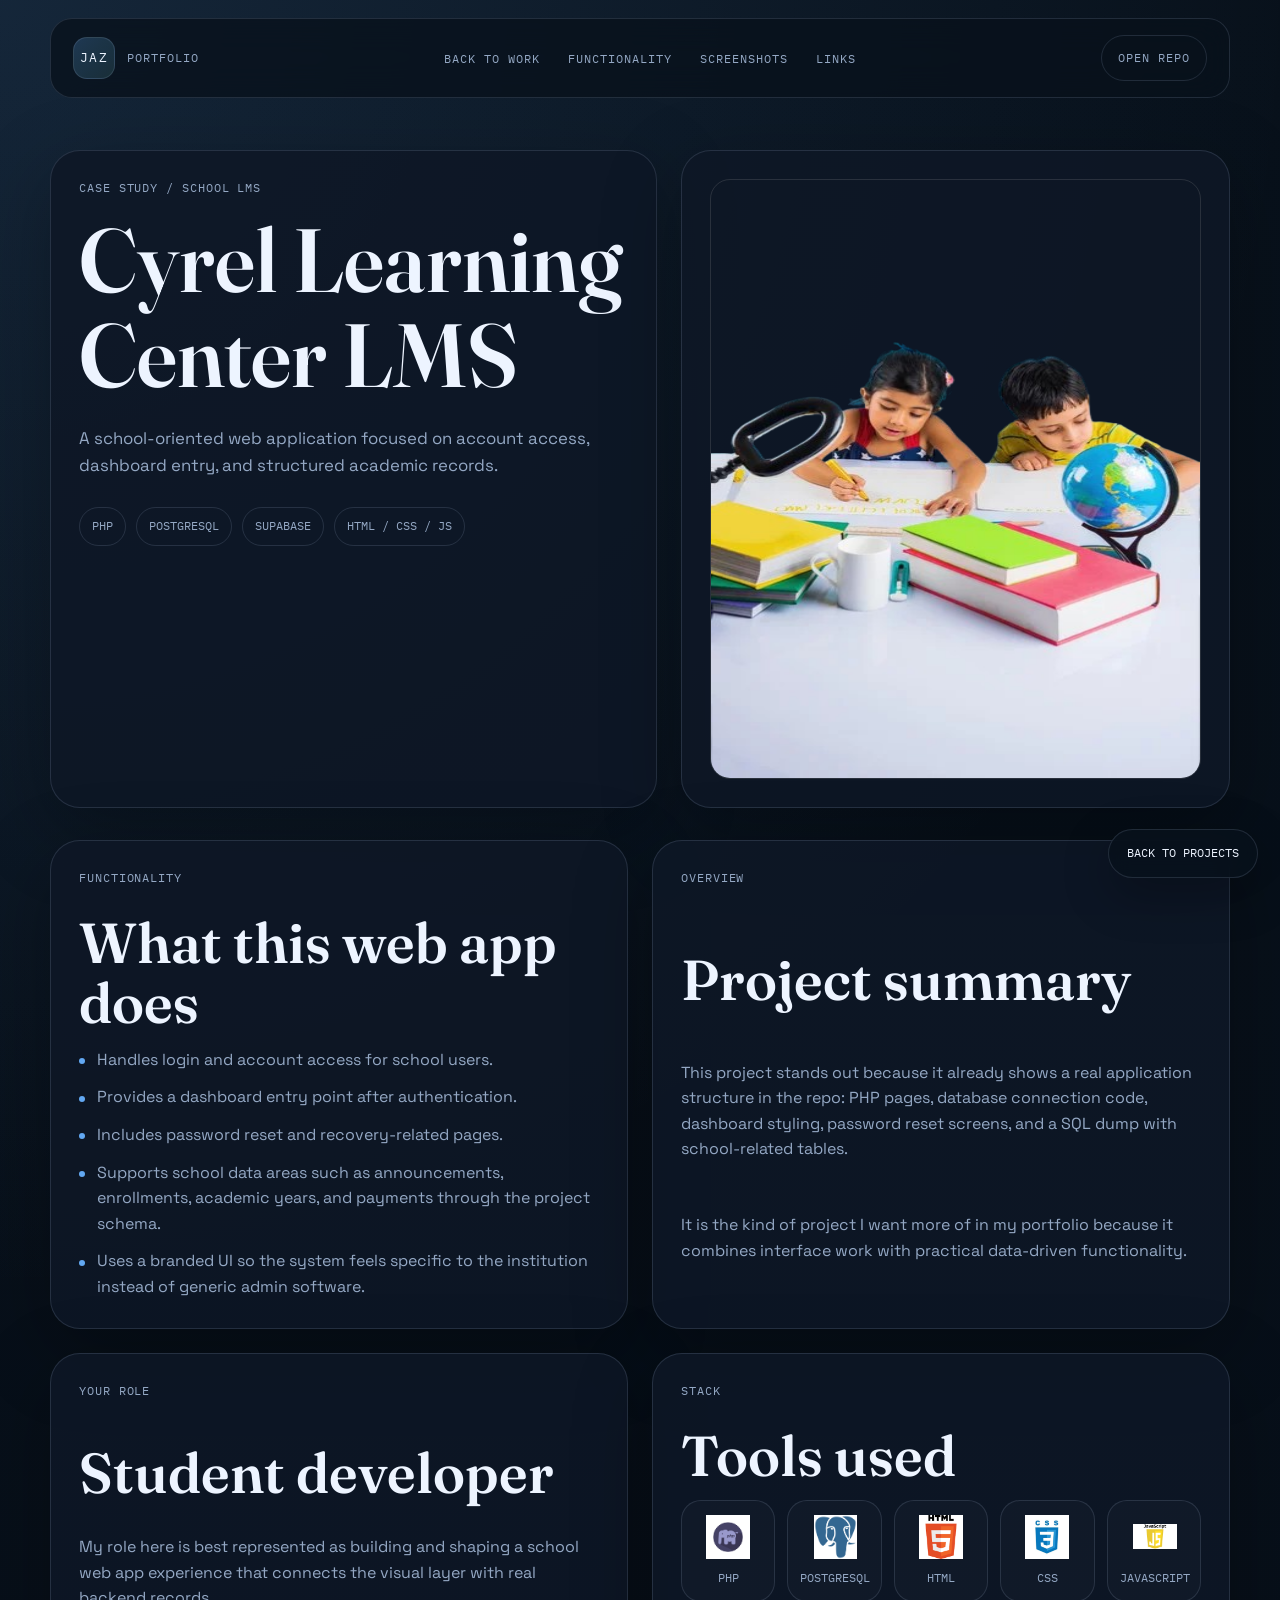
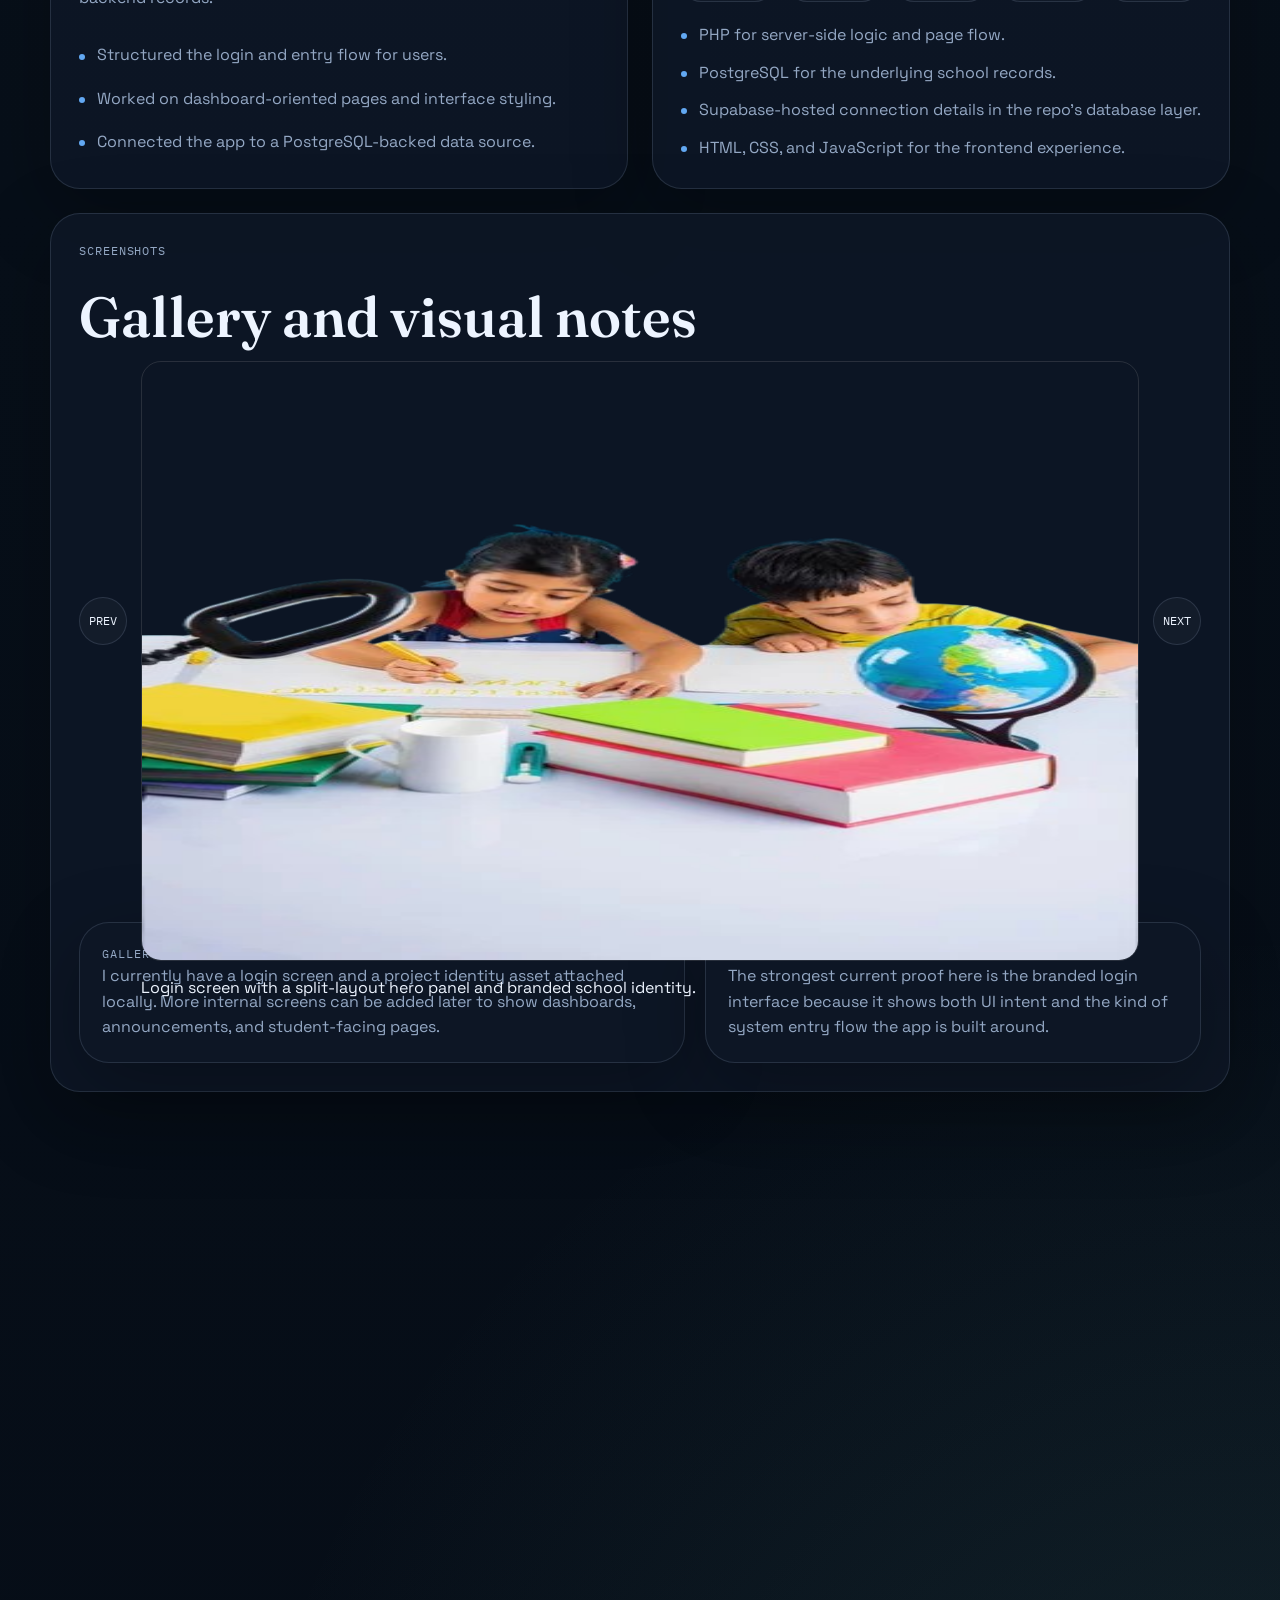
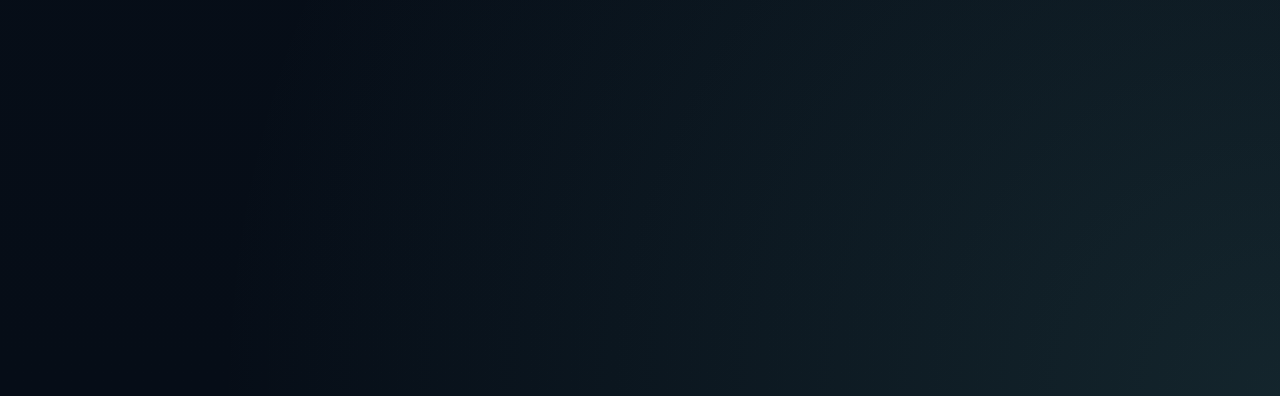
<file: project-cyrel.html>
<!DOCTYPE html>
<html lang="en">
<head>
    <meta charset="UTF-8">
    <meta name="viewport" content="width=device-width, initial-scale=1.0">
    <title>Cyrel Learning Center LMS | John Abrahm Zapico</title>
    <meta name="description" content="Case study for Cyrel Learning Center LMS, a school-oriented web application built with PHP, PostgreSQL, HTML, CSS, and JavaScript.">
    <meta name="author" content="John Abrahm Zapico">
    <link rel="preconnect" href="https://fonts.googleapis.com">
    <link rel="preconnect" href="https://fonts.gstatic.com" crossorigin>
    <link href="https://fonts.googleapis.com/css2?family=Fraunces:wght@500;600;700&family=IBM+Plex+Mono:wght@400;500&family=Space+Grotesk:wght@400;500;700&display=swap" rel="stylesheet">
    <link rel="stylesheet" href="style.css">
</head>
<body class="project-page">
    <a href="index.html#work" class="floating-back">Back to Projects</a>
    <div class="site-shell">
        <nav class="site-nav">
            <a class="brand" href="index.html#top" aria-label="Back to portfolio home">
                <span class="brand-mark">JAZ</span>
                <span class="brand-copy">Portfolio</span>
            </a>

            <ul class="nav-links">
                <li><a href="index.html#work">Back to Work</a></li>
                <li><a href="#functionality">Functionality</a></li>
                <li><a href="#screens">Screenshots</a></li>
                <li><a href="#links">Links</a></li>
            </ul>

            <a href="https://github.com/bam841/LMS-CYREL" class="nav-cta" target="_blank" rel="noopener noreferrer">Open Repo</a>
        </nav>

        <main id="top" class="project-main">
            <section class="project-hero fade-in">
                <div class="project-hero-copy">
                    <p class="eyebrow">Case Study / School LMS</p>
                    <h1>Cyrel Learning Center LMS</h1>
                    <p class="project-lead">
                        A school-oriented web application focused on account access, dashboard entry, and structured academic records.
                    </p>
                    <div class="tag-row">
                        <span>PHP</span>
                        <span>PostgreSQL</span>
                        <span>Supabase</span>
                        <span>HTML / CSS / JS</span>
                    </div>
                </div>

                <div class="project-hero-media">
                    <img
                        src="assets/cyrel-lms-login.png"
                        alt="Cyrel Learning Center LMS login screen"
                        class="project-hero-shot"
                        width="400"
                        height="600"
                    >
                </div>
            </section>

            <section class="project-grid">
                <article class="project-card fade-in" id="functionality">
                    <p class="eyebrow">Functionality</p>
                    <h2>What this web app does</h2>
                    <ul class="project-list">
                        <li>Handles login and account access for school users.</li>
                        <li>Provides a dashboard entry point after authentication.</li>
                        <li>Includes password reset and recovery-related pages.</li>
                        <li>Supports school data areas such as announcements, enrollments, academic years, and payments through the project schema.</li>
                        <li>Uses a branded UI so the system feels specific to the institution instead of generic admin software.</li>
                    </ul>
                </article>

                <article class="project-card fade-in">
                    <p class="eyebrow">Overview</p>
                    <h2>Project summary</h2>
                    <p>
                        This project stands out because it already shows a real application structure in the repo: PHP pages,
                        database connection code, dashboard styling, password reset screens, and a SQL dump with school-related tables.
                    </p>
                    <p>
                        It is the kind of project I want more of in my portfolio because it combines interface work with practical data-driven functionality.
                    </p>
                </article>

                <article class="project-card fade-in">
                    <p class="eyebrow">Your Role</p>
                    <h2>Student developer</h2>
                    <p>
                        My role here is best represented as building and shaping a school web app experience that connects
                        the visual layer with real backend records.
                    </p>
                    <ul class="project-list">
                        <li>Structured the login and entry flow for users.</li>
                        <li>Worked on dashboard-oriented pages and interface styling.</li>
                        <li>Connected the app to a PostgreSQL-backed data source.</li>
                    </ul>
                </article>

                <article class="project-card fade-in">
                    <p class="eyebrow">Stack</p>
                    <h2>Tools used</h2>
                    <div class="stack-logo-row" aria-label="Cyrel LMS technology stack">
                        <figure class="stack-logo-card">
                            <img src="assets/php.png" alt="PHP logo" width="225" height="225" class="stack-logo">
                            <figcaption>PHP</figcaption>
                        </figure>
                        <figure class="stack-logo-card">
                            <img src="assets/postgre.png" alt="PostgreSQL logo" width="221" height="228" class="stack-logo">
                            <figcaption>PostgreSQL</figcaption>
                        </figure>
                        <figure class="stack-logo-card">
                            <img src="assets/html.png" alt="HTML logo" width="148" height="148" class="stack-logo">
                            <figcaption>HTML</figcaption>
                        </figure>
                        <figure class="stack-logo-card">
                            <img src="assets/css.jpg" alt="CSS logo" width="350" height="350" class="stack-logo">
                            <figcaption>CSS</figcaption>
                        </figure>
                        <figure class="stack-logo-card">
                            <img src="assets/js.png" alt="JavaScript logo" width="300" height="168" class="stack-logo">
                            <figcaption>JavaScript</figcaption>
                        </figure>
                    </div>
                    <ul class="project-list">
                        <li>PHP for server-side logic and page flow.</li>
                        <li>PostgreSQL for the underlying school records.</li>
                        <li>Supabase-hosted connection details in the repo’s database layer.</li>
                        <li>HTML, CSS, and JavaScript for the frontend experience.</li>
                    </ul>
                </article>

                <article class="project-card project-card-wide fade-in" id="screens">
                    <p class="eyebrow">Screenshots</p>
                    <h2>Gallery and visual notes</h2>
                    <div class="project-gallery" data-gallery>
                        <div class="gallery-stage">
                            <button class="gallery-arrow" type="button" data-gallery-prev aria-label="Previous slide">Prev</button>
                            <div class="gallery-track">
                                <figure class="gallery-slide is-active">
                                    <img
                                        src="assets/cyrel-lms-login.png"
                                        alt="Cyrel Learning Center LMS login page"
                                        class="project-screenshot"
                                        width="400"
                                        height="600"
                                        loading="lazy"
                                    >
                                    <figcaption>Login screen with a split-layout hero panel and branded school identity.</figcaption>
                                </figure>

                                <figure class="gallery-slide">
                                    <img
                                        src="assets/cyrel-lms-logo.png"
                                        alt="Cyrel Learning Center logo mark"
                                        class="project-screenshot project-logo-shot"
                                        width="500"
                                        height="500"
                                        loading="lazy"
                                    >
                                    <figcaption>Project identity asset used to reinforce the institution-specific feel of the interface.</figcaption>
                                </figure>
                            </div>
                            <button class="gallery-arrow" type="button" data-gallery-next aria-label="Next slide">Next</button>
                        </div>
                        <div class="gallery-dots" aria-label="Gallery navigation">
                            <button class="gallery-dot is-active" type="button" data-gallery-dot="0" aria-label="View slide 1"></button>
                            <button class="gallery-dot" type="button" data-gallery-dot="1" aria-label="View slide 2"></button>
                        </div>
                    </div>
                    <div class="screenshot-grid">
                        <div class="note-card">
                            <p class="note-label">Gallery Note</p>
                            <p>
                                I currently have a login screen and a project identity asset attached locally. More internal screens
                                can be added later to show dashboards, announcements, and student-facing pages.
                            </p>
                        </div>

                        <div class="note-card">
                            <p class="note-label">Visual Priority</p>
                            <p>
                                The strongest current proof here is the branded login interface because it shows both UI intent and
                                the kind of system entry flow the app is built around.
                            </p>
                        </div>
                    </div>
                </article>

                <article class="project-card fade-in">
                    <p class="eyebrow">Features</p>
                    <h2>Main project points</h2>
                    <ul class="project-list">
                        <li>Institution-branded login experience.</li>
                        <li>Role-aware authentication flow.</li>
                        <li>Password recovery pages.</li>
                        <li>Student dashboard shell.</li>
                        <li>Academic and payment-related data structure.</li>
                    </ul>
                </article>

                <article class="project-card fade-in">
                    <p class="eyebrow">Challenges</p>
                    <h2>What made it interesting</h2>
                    <ul class="project-list">
                        <li>Keeping the login page visually branded while still readable and usable.</li>
                        <li>Organizing school data across multiple related entities such as users, announcements, enrollments, and payments.</li>
                        <li>Balancing interface design work with backend-connected page logic.</li>
                    </ul>
                </article>

                <article class="project-card project-card-wide fade-in" id="links">
                    <p class="eyebrow">Repo / Links</p>
                    <h2>Project references</h2>
                    <div class="project-links">
                        <a href="https://github.com/bam841/LMS-CYREL" target="_blank" rel="noopener noreferrer">GitHub Repository</a>
                        <a href="index.html#work">Back to Portfolio</a>
                    </div>
                </article>
            </section>

            <section class="project-pager fade-in" aria-label="Project navigation">
                <a href="index.html#work" class="pager-card">
                    <p class="note-label">All Projects</p>
                    <h3>Return to the portfolio overview</h3>
                </a>
                <a href="project-attendance.html" class="pager-card">
                    <p class="note-label">Next Project</p>
                    <h3>Attendance Dashboard Contribution</h3>
                </a>
            </section>
        </main>
    </div>

    <script src="script.js"></script>
</body>
</html>
</file>
<file: style.css>
:root {
    --bg: #08111b;
    --bg-soft: #0d1726;
    --surface: rgba(14, 23, 38, 0.88);
    --surface-strong: #132036;
    --line: rgba(168, 187, 214, 0.16);
    --text: #edf4ff;
    --muted: #94a8c4;
    --accent: #62a8f2;
    --accent-soft: #76d2c7;
    --shadow: 0 24px 80px rgba(0, 0, 0, 0.28);
    --font-heading: "Fraunces", serif;
    --font-body: "Space Grotesk", sans-serif;
    --font-meta: "IBM Plex Mono", monospace;
}

* {
    box-sizing: border-box;
    margin: 0;
    padding: 0;
}

html {
    scroll-behavior: smooth;
    scroll-padding-top: 110px; /* Offset for sticky navigation bar */
}

@media (min-width: 769px) {
    html {
        scroll-snap-type: y mandatory;
    }
}

body {
    min-height: 100vh;
    background:
        radial-gradient(circle at top left, rgba(98, 168, 242, 0.14), transparent 34%),
        radial-gradient(circle at bottom right, rgba(118, 210, 199, 0.12), transparent 28%),
        linear-gradient(180deg, #08111b 0%, #060d17 100%);
    color: var(--text);
    font-family: var(--font-body);
    line-height: 1.6;
}

img {
    display: block;
    max-width: 100%;
}

a {
    color: inherit;
    text-decoration: none;
}

ul {
    list-style: none;
}

button,
a {
    -webkit-tap-highlight-color: transparent;
}

.site-shell {
    width: min(1180px, calc(100% - 40px));
    margin: 0 auto;
    padding-bottom: 48px;
}

.site-nav {
    position: sticky;
    top: 18px;
    z-index: 20;
    display: flex;
    align-items: center;
    justify-content: space-between;
    gap: 24px;
    margin-top: 18px;
    padding: 16px 22px;
    border: 1px solid var(--line);
    border-radius: 22px;
    background: rgba(8, 17, 27, 0.78);
    backdrop-filter: blur(16px);
}

.brand {
    display: inline-flex;
    align-items: center;
    gap: 12px;
}

.brand-mark,
.brand-copy,
.nav-links a,
.nav-cta,
.eyebrow,
.case-meta,
.visual-label,
.timeline-year,
.note-label {
    font-family: var(--font-meta);
    letter-spacing: 0.08em;
    text-transform: uppercase;
}

.brand-mark {
    display: inline-flex;
    align-items: center;
    justify-content: center;
    width: 42px;
    height: 42px;
    border: 1px solid var(--line);
    border-radius: 14px;
    background: linear-gradient(135deg, rgba(98, 168, 242, 0.24), rgba(118, 210, 199, 0.14));
    font-size: 0.84rem;
}

.brand-copy {
    color: var(--muted);
    font-size: 0.76rem;
}

.nav-links {
    display: flex;
    gap: 28px;
}

.nav-links a,
.nav-cta {
    font-size: 0.78rem;
    color: var(--muted);
    transition: color 180ms ease, border-color 180ms ease, background-color 180ms ease;
}

.nav-links a:hover,
.nav-links a.active,
.nav-cta:hover {
    color: var(--text);
}

.nav-cta {
    padding: 12px 16px;
    border: 1px solid var(--line);
    border-radius: 999px;
}

main {
    padding-top: 32px;
}

.hero-section,
.content-section {
    padding: 44px 0;
    scroll-snap-align: start;
}

.hero-section {
    display: grid;
    grid-template-columns: minmax(0, 1.3fr) minmax(300px, 0.7fr);
    gap: 36px;
    align-items: center;
    min-height: calc(100vh - 132px);
}

.eyebrow,
.case-meta,
.visual-label,
.timeline-year,
.note-label {
    color: var(--muted);
    font-size: 0.72rem;
}

h1,
h2,
h3 {
    font-family: var(--font-heading);
    font-weight: 600;
    line-height: 1.06;
}

h1 {
    max-width: 11ch;
    margin: 16px 0 22px;
    font-size: clamp(3.3rem, 7vw, 6.3rem);
}

h2 {
    max-width: 12ch;
    margin-top: 12px;
    font-size: clamp(2.1rem, 4.4vw, 3.6rem);
}

h3 {
    font-size: clamp(1.45rem, 2.3vw, 2rem);
}

.hero-text,
.section-intro,
.case-details p,
.statement-card p,
.timeline-item p:last-child,
.contact-list p,
.contact-list a {
    color: var(--muted);
    font-size: 1.02rem;
}

.hero-text {
    max-width: 57ch;
}

.hero-actions {
    display: flex;
    flex-wrap: wrap;
    gap: 14px;
    margin-top: 32px;
}

.btn {
    display: inline-flex;
    align-items: center;
    justify-content: center;
    min-height: 50px;
    padding: 0 22px;
    border-radius: 999px;
    border: 1px solid transparent;
    font-size: 0.95rem;
    transition: transform 180ms ease, border-color 180ms ease, background-color 180ms ease;
}

.btn:hover {
    transform: translateY(-1px);
}

.btn-primary {
    background: var(--accent);
    color: #07111d;
}

.btn-secondary {
    border-color: var(--line);
    background: rgba(255, 255, 255, 0.02);
}

.hero-card,
.case-study,
.statement-card,
.principles-card,
.contact-panel {
    border: 1px solid var(--line);
    border-radius: 32px;
    background: var(--surface);
    box-shadow: var(--shadow);
}

.hero-card {
    padding: 22px;
}

.portrait-frame {
    overflow: hidden;
    border-radius: 24px;
    background: linear-gradient(180deg, rgba(98, 168, 242, 0.18), rgba(118, 210, 199, 0.12));
    aspect-ratio: 0.8 / 1;
}

.portrait-frame img {
    width: 100%;
    height: 100%;
    object-fit: cover;
    filter: saturate(0.94) contrast(1.04);
}

.hero-notes {
    margin-top: 18px;
    padding-top: 18px;
    border-top: 1px solid var(--line);
}

.hero-notes p:last-child {
    margin-top: 8px;
    color: var(--muted);
}

.proof-strip {
    display: grid;
    grid-template-columns: repeat(6, minmax(0, 1fr));
    gap: 12px;
    margin: 10px 0 34px;
}

.proof-strip p {
    padding: 14px 16px;
    border: 1px solid var(--line);
    border-radius: 16px;
    background: rgba(255, 255, 255, 0.02);
    color: var(--muted);
    font-family: var(--font-meta);
    font-size: 0.78rem;
    text-align: center;
    text-transform: uppercase;
}

.section-heading {
    display: grid;
    gap: 10px;
    margin-bottom: 28px;
}

.section-intro {
    max-width: 56ch;
}

.case-list {
    display: grid;
    gap: 24px;
}

.case-study-link {
    display: block;
    color: inherit;
}

.case-study {
    display: grid;
    grid-template-columns: minmax(260px, 0.9fr) minmax(0, 1.1fr);
    gap: 0;
    overflow: hidden;
    transition: transform 180ms ease, box-shadow 180ms ease;
}

.case-study-link:hover .case-study {
    transform: translateY(-3px);
    box-shadow: 0 28px 90px rgba(0, 0, 0, 0.34);
}

.case-visual,
.case-details {
    padding: 30px;
}

.case-visual {
    display: flex;
    flex-direction: column;
    justify-content: flex-end;
    min-height: 320px;
    border-right: 1px solid var(--line);
}

.case-visual h3 {
    margin: 10px 0 12px;
}

.case-shot {
    width: 100%;
    max-width: 360px;
    margin: 12px 0 18px;
    border: 1px solid rgba(243, 237, 228, 0.12);
    border-radius: 18px;
    box-shadow: 0 16px 50px rgba(0, 0, 0, 0.22);
}

.case-shot-wide {
    max-width: 100%;
}

.case-visual p:last-child {
    max-width: 28ch;
    color: rgba(243, 237, 228, 0.82);
}

.case-visual-pos {
    background:
        linear-gradient(135deg, rgba(98, 168, 242, 0.24), transparent 54%),
        linear-gradient(180deg, #132239 0%, #0d1726 100%);
}

.case-visual-portfolio {
    background:
        linear-gradient(135deg, rgba(118, 210, 199, 0.2), transparent 52%),
        linear-gradient(180deg, #111d31 0%, #0a1421 100%);
}

.case-details {
    display: grid;
    gap: 16px;
}

.case-points {
    display: grid;
    gap: 10px;
}

.case-points li,
.principle-list li {
    position: relative;
    padding-left: 18px;
    color: var(--muted);
}

.case-points li::before,
.principle-list li::before {
    content: "";
    position: absolute;
    top: 0.7em;
    left: 0;
    width: 6px;
    height: 6px;
    border-radius: 50%;
    background: var(--accent);
}

.tag-row {
    display: flex;
    flex-wrap: wrap;
    gap: 10px;
    padding-top: 6px;
}

.tag-row span {
    padding: 9px 12px;
    border: 1px solid var(--line);
    border-radius: 999px;
    color: var(--muted);
    font-family: var(--font-meta);
    font-size: 0.74rem;
    text-transform: uppercase;
}

.project-links {
    display: flex;
    flex-wrap: wrap;
    gap: 12px;
    padding-top: 4px;
}

.project-links a {
    padding: 12px 16px;
    border: 1px solid var(--line);
    border-radius: 999px;
    color: var(--text);
    font-family: var(--font-meta);
    font-size: 0.74rem;
    text-transform: uppercase;
    transition: background-color 180ms ease, border-color 180ms ease;
}

.project-links a:hover {
    background: rgba(255, 255, 255, 0.04);
    border-color: rgba(243, 237, 228, 0.24);
}

.floating-back {
    position: fixed;
    right: 22px;
    bottom: 22px;
    z-index: 30;
    padding: 14px 18px;
    border: 1px solid var(--line);
    border-radius: 999px;
    background: rgba(8, 17, 27, 0.86);
    box-shadow: 0 16px 48px rgba(0, 0, 0, 0.28);
    color: var(--text);
    font-family: var(--font-meta);
    font-size: 0.74rem;
    text-transform: uppercase;
    backdrop-filter: blur(12px);
}

.case-cta {
    padding-top: 6px;
    color: var(--text);
    font-family: var(--font-meta);
    font-size: 0.74rem;
    text-transform: uppercase;
}

.project-page .site-shell {
    padding-bottom: 80px;
}

.project-main {
    padding-top: 24px;
}

.project-page h1,
.project-page h2 {
    max-width: none;
}

.project-page .fade-in {
    transform: translateY(28px) scale(0.985);
}

.project-hero {
    display: grid;
    grid-template-columns: minmax(0, 1.05fr) minmax(320px, 0.95fr);
    gap: 24px;
    align-items: stretch;
    padding: 28px 0 22px;
}

.project-hero-copy,
.project-hero-media,
.project-card,
.note-card,
.reference-card,
.screenshot-card {
    border: 1px solid var(--line);
    border-radius: 30px;
    background: var(--surface);
    box-shadow: var(--shadow);
}

.project-hero-copy,
.project-hero-media {
    padding: 28px;
}

.project-lead {
    max-width: 54ch;
    margin: 18px 0 22px;
    color: var(--muted);
    font-size: 1.05rem;
}

.project-hero-shot,
.project-screenshot {
    width: 100%;
    border-radius: 20px;
    border: 1px solid rgba(243, 237, 228, 0.12);
}

.project-logo-shot {
    max-width: 360px;
    margin: 0 auto;
    background: linear-gradient(180deg, rgba(98, 168, 242, 0.1), rgba(255, 255, 255, 0.02));
}

.project-hero-reference {
    display: flex;
    flex-direction: column;
    justify-content: flex-end;
    min-height: 100%;
    background:
        linear-gradient(135deg, rgba(98, 168, 242, 0.16), transparent 50%),
        linear-gradient(180deg, #112035 0%, #0a1421 100%);
}

.project-hero-reference h3 {
    margin: 12px 0;
}

.project-hero-reference p:last-child {
    max-width: 30ch;
    color: var(--muted);
}

.project-grid {
    display: grid;
    grid-template-columns: repeat(2, minmax(0, 1fr));
    gap: 24px;
    padding-top: 10px;
}

.project-card {
    padding: 28px;
    display: grid;
    gap: 14px;
}

.project-card-wide {
    grid-column: 1 / -1;
}

.project-card p:not(.eyebrow):not(.note-label),
.note-card p,
.reference-card p,
.screenshot-card figcaption {
    color: var(--muted);
}

.project-list {
    display: grid;
    gap: 12px;
}

.project-list li {
    position: relative;
    padding-left: 18px;
    color: var(--muted);
}

.project-list li::before {
    content: "";
    position: absolute;
    top: 0.7em;
    left: 0;
    width: 6px;
    height: 6px;
    border-radius: 50%;
    background: var(--accent);
}

.stack-logo-row {
    display: grid;
    grid-template-columns: repeat(5, minmax(0, 1fr));
    gap: 12px;
    padding-bottom: 6px;
}

.stack-logo-card {
    display: grid;
    gap: 10px;
    justify-items: center;
    padding: 14px 12px;
    border: 1px solid var(--line);
    border-radius: 20px;
    background: rgba(255, 255, 255, 0.02);
}

.stack-logo-card figcaption {
    color: var(--muted);
    font-family: var(--font-meta);
    font-size: 0.72rem;
    text-transform: uppercase;
}

.stack-logo {
    width: 44px;
    height: 44px;
    object-fit: contain;
}

.project-gallery {
    display: grid;
    gap: 16px;
}

.gallery-stage {
    display: grid;
    grid-template-columns: auto minmax(0, 1fr) auto;
    gap: 14px;
    align-items: center;
}

.gallery-track {
    position: relative;
    min-height: 520px;
}

.gallery-slide {
    position: absolute;
    inset: 0;
    display: grid;
    align-content: start;
    gap: 14px;
    opacity: 0;
    pointer-events: none;
    transform: translateY(10px);
    transition: opacity 260ms ease, transform 260ms ease;
}

.gallery-slide.is-active {
    opacity: 1;
    pointer-events: auto;
    transform: translateY(0);
}

.gallery-slide-panel {
    align-content: stretch;
}

.gallery-slide-panel .reference-card {
    height: 100%;
}

.gallery-arrow,
.gallery-dot {
    border: 0;
    cursor: pointer;
}

.gallery-arrow {
    width: 48px;
    height: 48px;
    border-radius: 999px;
    border: 1px solid var(--line);
    background: rgba(255, 255, 255, 0.03);
    color: var(--text);
    font-family: var(--font-meta);
    font-size: 0.72rem;
    text-transform: uppercase;
}

.gallery-dots {
    display: flex;
    justify-content: center;
    gap: 10px;
}

.gallery-dot {
    width: 11px;
    height: 11px;
    border-radius: 50%;
    background: rgba(243, 237, 228, 0.18);
}

.gallery-dot.is-active {
    background: var(--accent);
}

.screenshot-grid {
    display: grid;
    grid-template-columns: minmax(0, 1.1fr) minmax(260px, 0.9fr);
    gap: 20px;
}

.screenshot-card,
.note-card,
.reference-card {
    padding: 22px;
}

.screenshot-card {
    display: grid;
    gap: 14px;
}

.reference-card {
    display: grid;
    gap: 14px;
    align-content: end;
    background:
        linear-gradient(135deg, rgba(118, 210, 199, 0.16), transparent 58%),
        linear-gradient(180deg, #102035 0%, #0a1421 100%);
}

.project-pager {
    display: grid;
    grid-template-columns: repeat(2, minmax(0, 1fr));
    gap: 20px;
    padding-top: 28px;
}

.pager-card {
    display: grid;
    gap: 10px;
    padding: 24px;
    border: 1px solid var(--line);
    border-radius: 28px;
    background: var(--surface);
    box-shadow: var(--shadow);
    color: var(--text);
    transition: transform 180ms ease, box-shadow 180ms ease;
}

.pager-card:hover {
    transform: translateY(-2px);
    box-shadow: 0 28px 80px rgba(0, 0, 0, 0.3);
}

.services-grid {
    display: grid;
    grid-template-columns: repeat(3, minmax(0, 1fr));
    gap: 24px;
}

.service-card,
.services-footer {
    border: 1px solid var(--line);
    border-radius: 30px;
    background: var(--surface);
    box-shadow: var(--shadow);
}

.service-card {
    display: grid;
    gap: 16px;
    padding: 28px;
}

.service-card p,
.services-footer p:last-child {
    color: var(--muted);
}

.service-list {
    display: grid;
    gap: 10px;
}

.service-list li {
    position: relative;
    padding-left: 18px;
    color: var(--muted);
}

.service-list li::before {
    content: "";
    position: absolute;
    top: 0.7em;
    left: 0;
    width: 6px;
    height: 6px;
    border-radius: 50%;
    background: var(--accent-soft);
}

.service-price {
    padding-top: 4px;
    color: var(--text);
    font-family: var(--font-heading);
    font-size: 1.35rem;
}

.service-note {
    color: var(--muted);
    font-size: 0.96rem;
}

.services-footer {
    display: grid;
    gap: 10px;
    margin-top: 24px;
    padding: 24px 28px;
    background:
        linear-gradient(135deg, rgba(98, 168, 242, 0.12), transparent 54%),
        var(--surface);
}

.split-grid {
    display: grid;
    grid-template-columns: minmax(0, 1.2fr) minmax(280px, 0.8fr);
    gap: 24px;
}

.statement-card,
.principles-card,
.contact-panel {
    padding: 28px;
}

.statement-card {
    display: grid;
    gap: 18px;
}

.principles-card {
    background:
        linear-gradient(180deg, rgba(98, 168, 242, 0.08), transparent 34%),
        var(--surface);
}

.principle-list {
    display: grid;
    gap: 14px;
    margin-top: 18px;
}

.timeline-list {
    display: grid;
    gap: 14px;
}

.timeline-item {
    display: grid;
    grid-template-columns: 160px minmax(0, 1fr);
    gap: 20px;
    padding: 22px 0;
    border-top: 1px solid var(--line);
}

.timeline-item:last-child {
    border-bottom: 1px solid var(--line);
}

.timeline-item h3 {
    margin-bottom: 8px;
}

.contact-section {
    padding-bottom: 8px;
}

.contact-panel {
    display: grid;
    gap: 18px;
}

.contact-list {
    display: grid;
    gap: 8px;
}

.contact-links {
    display: flex;
    flex-wrap: wrap;
    gap: 12px;
    margin-top: 6px;
}

.contact-links a {
    padding: 12px 16px;
    border: 1px solid var(--line);
    border-radius: 999px;
    font-family: var(--font-meta);
    font-size: 0.78rem;
    text-transform: uppercase;
    color: var(--muted);
}

.fade-in {
    opacity: 0;
    transform: translateY(26px);
    transition: opacity 700ms ease, transform 700ms ease;
}

.fade-in.visible {
    opacity: 1;
    transform: translateY(0);
}

@media (prefers-reduced-motion: reduce) {
    html {
        scroll-behavior: auto;
    }

    .fade-in {
        opacity: 1;
        transform: none;
        transition: none;
    }

    .btn,
    .nav-links a,
    .nav-cta {
        transition: none;
    }
}

@media (max-width: 980px) {
    .site-shell {
        width: min(100% - 28px, 1180px);
    }

    .hero-section,
    .project-hero,
    .project-grid,
    .project-pager,
    .services-grid,
    .stack-logo-row,
    .screenshot-grid,
    .split-grid,
    .case-study {
        grid-template-columns: 1fr;
    }

    .case-visual {
        min-height: 250px;
        border-right: 0;
        border-bottom: 1px solid var(--line);
    }

    .proof-strip {
        grid-template-columns: repeat(2, minmax(0, 1fr));
    }

    .stack-logo-row {
        grid-template-columns: repeat(3, minmax(0, 1fr));
    }

    .gallery-stage {
        grid-template-columns: 1fr;
    }

    .gallery-track {
        min-height: 460px;
    }

    .gallery-arrow {
        display: none;
    }

    .project-card-wide {
        grid-column: auto;
    }
}

@media (max-width: 760px) {
    .site-nav {
        flex-wrap: wrap;
        justify-content: center;
    }

    .nav-links {
        order: 3;
        width: 100%;
        justify-content: center;
        gap: 18px;
        flex-wrap: wrap;
    }

    .nav-cta {
        display: none;
    }

    .hero-section,
    .project-hero,
    .project-main,
    .content-section {
        padding: 32px 0;
    }

    h1 {
        font-size: clamp(2.7rem, 13vw, 4.4rem);
    }

    h2 {
        max-width: none;
    }

    .proof-strip {
        grid-template-columns: 1fr;
    }

    .stack-logo-row {
        grid-template-columns: repeat(2, minmax(0, 1fr));
    }

    .floating-back {
        right: 14px;
        bottom: 14px;
    }

    .timeline-item {
        grid-template-columns: 1fr;
        gap: 8px;
    }

    .case-visual,
    .case-details,
    .project-card,
    .project-hero-copy,
    .project-hero-media,
    .note-card,
    .reference-card,
    .screenshot-card,
    .statement-card,
    .principles-card,
    .contact-panel,
    .hero-card {
        padding: 22px;
    }
}
</file>
